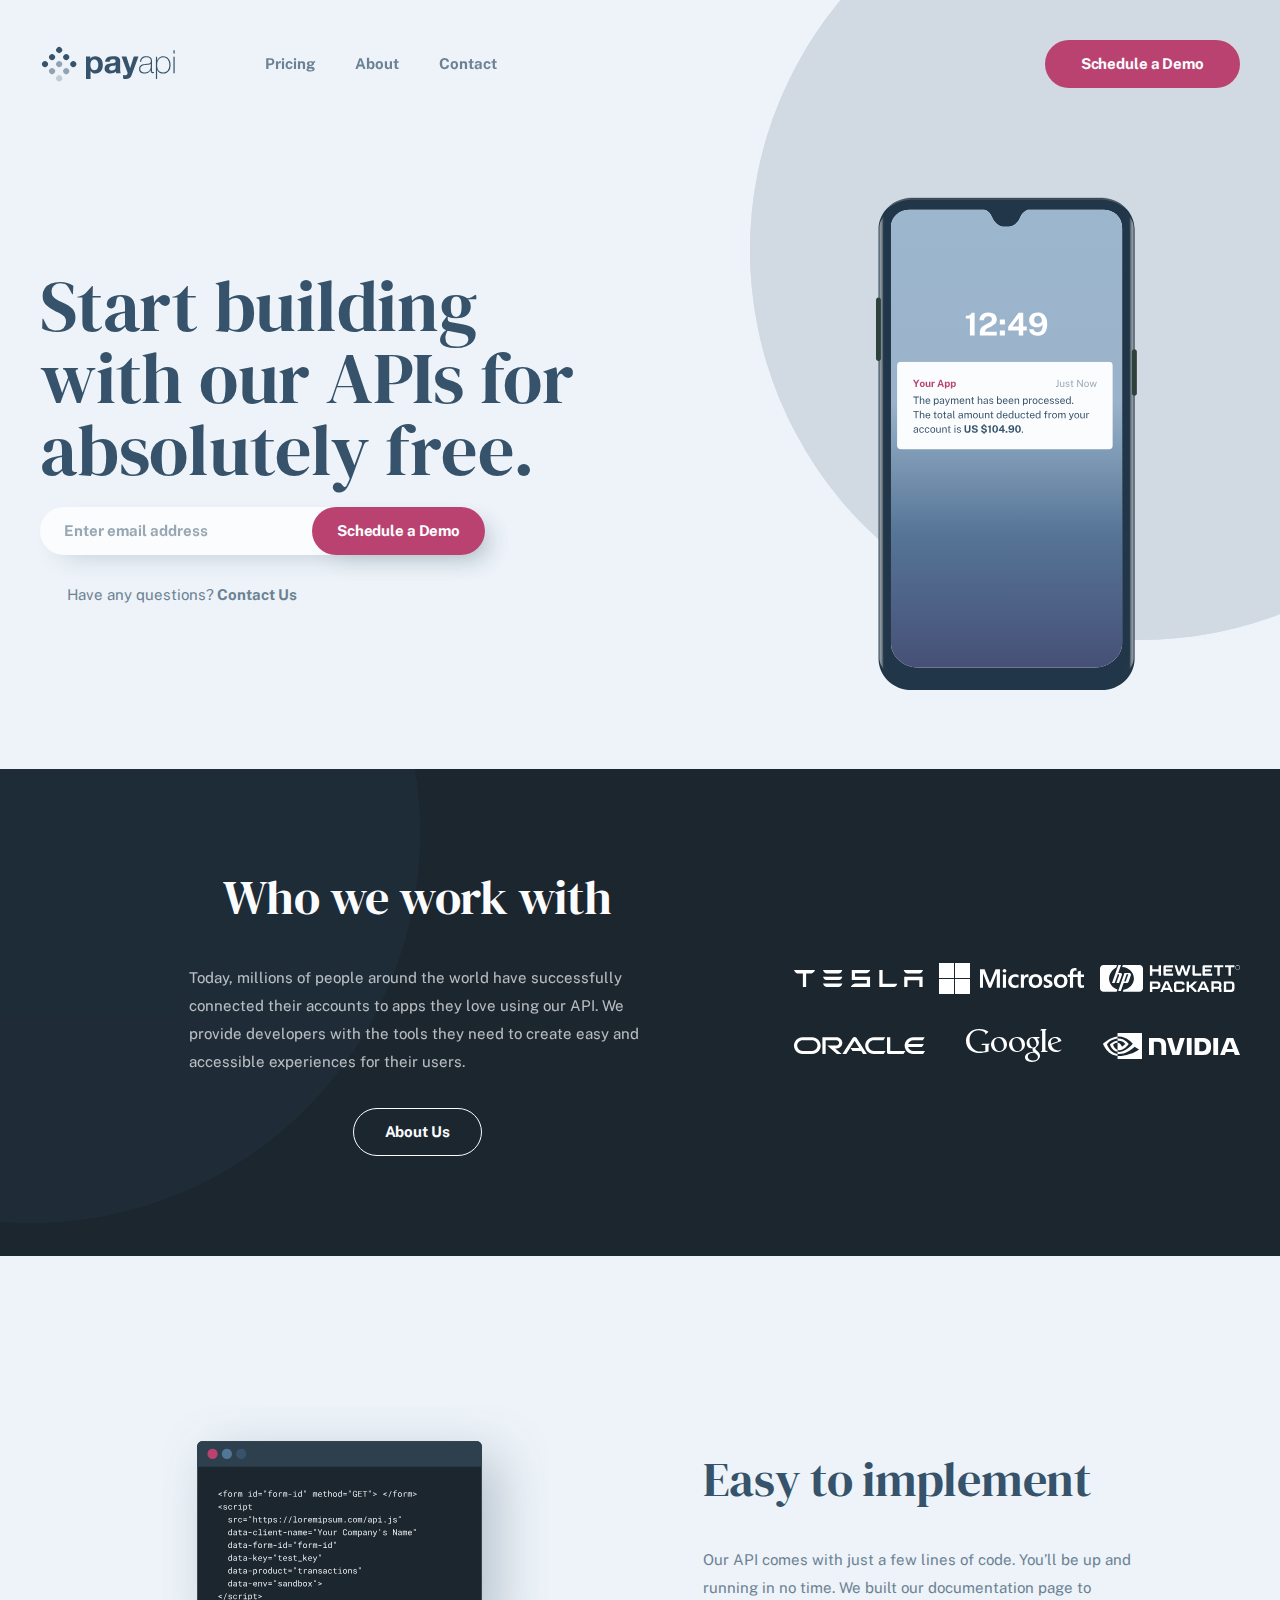
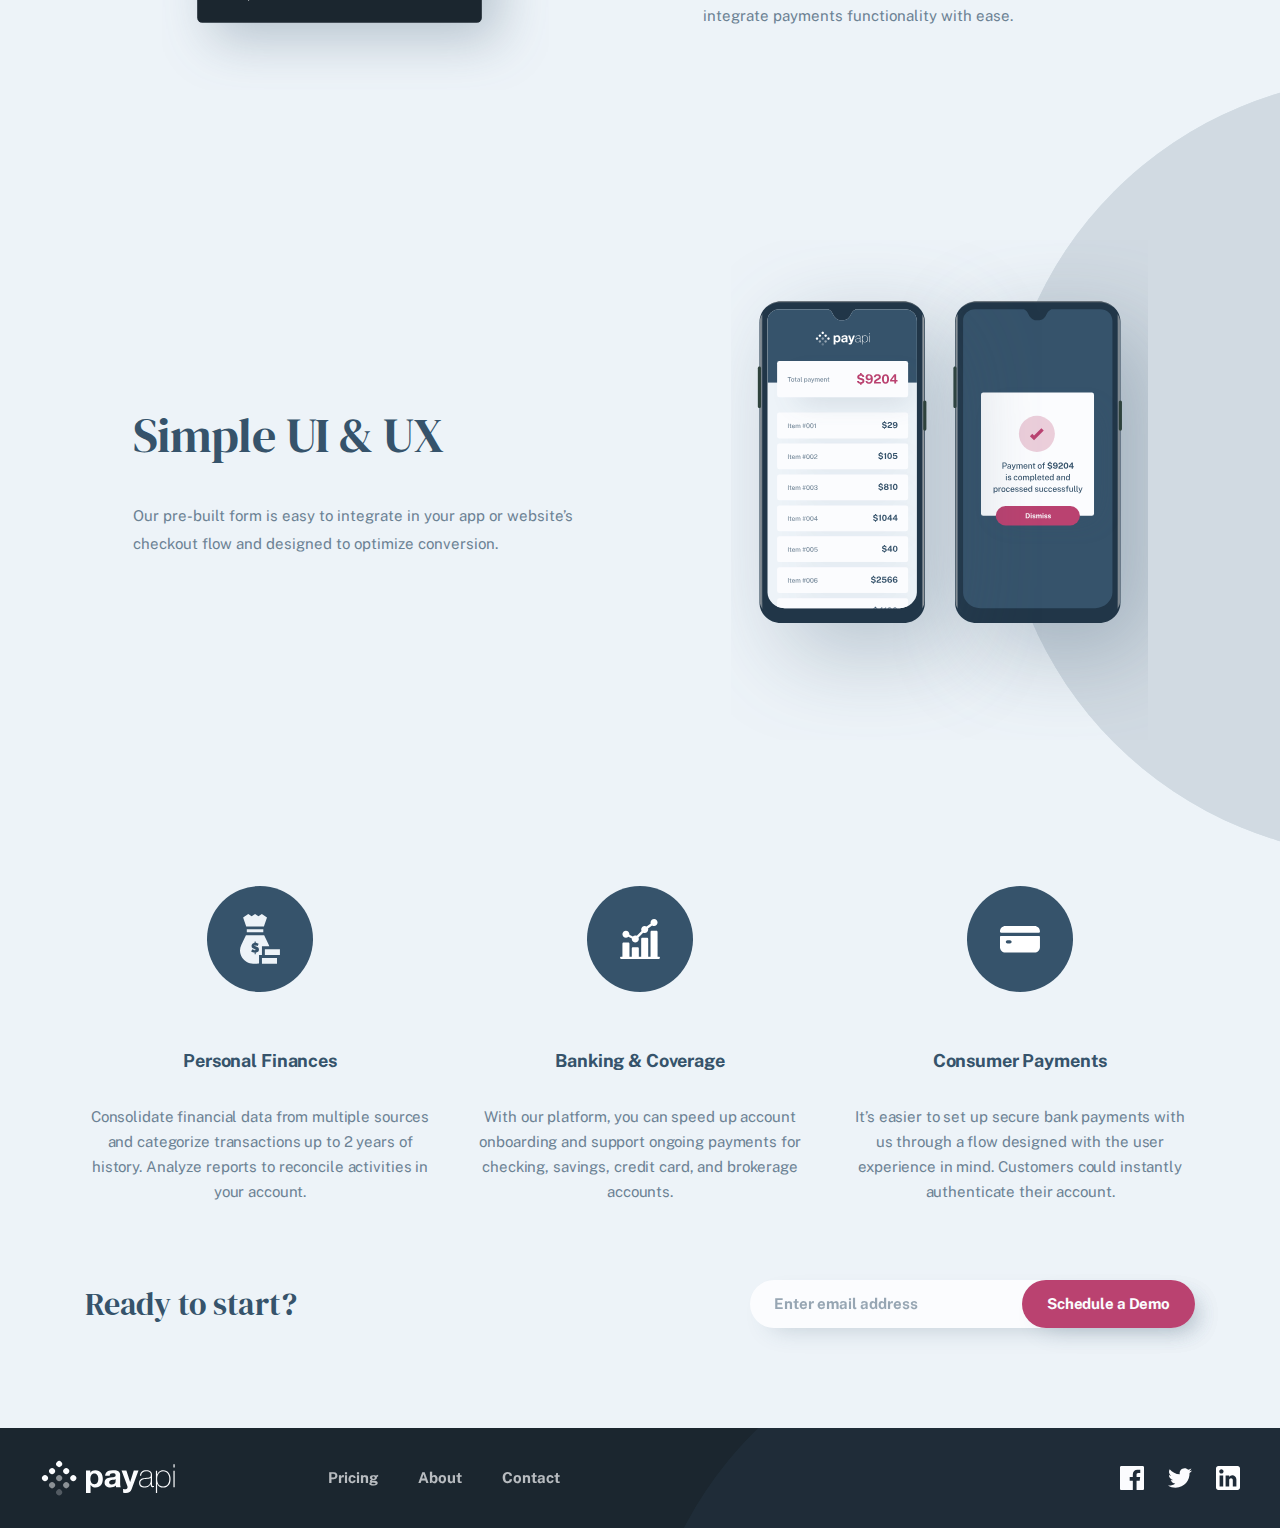
<file: index.html>
<!DOCTYPE html>
<html lang="en">
<head>
    <meta charset="UTF-8">
    <meta http-equiv="X-UA-Compatible" content="IE=edge">
    <meta name="viewport" content="width=device-width, initial-scale=1.0">
    <link rel="stylesheet" href="./css/syle.css">
    <link rel="shortcut icon" href="./images/logo_short_icon.svg" type="image/x-icon">
    <title>PayAPI</title>
</head>
<body class="site-body">
    <!-- site header start -->
    <header class="site-header">
        <div class="container">
            <div class="site-header__inner">
                <a class="logo" href="./index.html"><img src="./images/logo.svg" alt="site logo img"></a>
                <button class="site-header__btn"></button>
                <nav class="site-header__nav">
                    <button class="nav__btn"></button>
                    <ul class="nav__list">
                        <li class="nav__item"><a class="nav__link" href="./pricing.html">Pricing</a></li>
                        <li class="nav__item"><a class="nav__link" href="./about.html">About</a></li>
                        <li class="nav__item"><a class="nav__link" href="./contact.html">Contact</a></li>
                    </ul>
                    <div class="nav__wrap">
                        <a class="nav-link" href="#">Schedule a Demo</a>
                    </div>
                </nav>
            </div>
        </div>
    </header>
    <!-- site header finish -->
    <!-- site main start -->
    <main class="site-main">
        <!-- hero section start -->
        <section class="hero">
            <div class="container">
                <div class="hero__inner">
                    <img class="hero__img" src="./images/telephone.svg" alt="telephone picture">
                    <div class="hero__headding-box">
                        <h2 class="hero__title">Start building with our APIs for absolutely free.</h2>
                        <form action="#" class="form">
                            <input class="email-input" type="email" placeholder="Enter email address" autocomplete="off">
                            <button class="form__button" type="submit">Schedule a Demo</button>
                        </form>
                        <p class="hero__text">Have any questions?<a class="text__link" href="#"><strong> Contact Us</strong></a></p>
                    </div>
                </div>
            </div>
        </section>
        <!-- hero section finish -->
        <!-- brend section start -->
        <section class="brend">
            <div class="container">
                <div class="brend__inner">
                    <div class="inner__img-box">
                        <img class="inner_img tesla" src="./images/tesla.svg" alt="tesla logo">
                        <img class="inner_img microsoft" src="./images/microsoft.svg" alt="microsoft logo">
                        <img class="inner_img hp" src="./images/hp.svg" alt="hp logo">
                        <img class="inner_img oracle" src="./images/oracle.svg" alt="oracle logo">
                        <img class="inner_img google" src="./images/google.svg" alt="google logo">
                        <img class="inner_img nvida" src="./images/nvida.svg" alt="nvida logo">
                    </div>
                    <div class="inner__headding-box">
                        <h2 class="brend__title">Who we work with</h2>
                        <p class="brend__text">Today, millions of people around the world have successfully connected their accounts to apps they love using our API. We provide developers with the tools they need to create easy and accessible experiences for their users.</p>
                        <a class="brend__link" href="#">About Us</a>
                    </div>
                </div>
            </div>
        </section>
        <!-- brend section finish -->
        <!-- simple section start -->
        <section class="simple">
            <div class="container">
                <div class="simple__inner">
                    <div class="inner__box box1">
                        <img class="box1-img" src="./images/code_in_terminal.svg" alt="">
                        <div class="box_headding_box">
                            <h3 class="box__title">Easy to implement</h3>
                            <p class="box__text">Our API comes with just a few lines of code. You’ll be up and running in no time. We built our documentation page to integrate payments functionality with ease.</p>
                        </div>
                    </div>
                    <div class="inner__box box2">
                        <div class="box_headding_box">
                            <h3 class="box__title">Simple UI & UX</h3>
                            <p class="box__text">Our pre-built form is easy to integrate in your app or website’s checkout flow and designed to optimize conversion.</p>
                        </div>
                        <img class="box2-img" src="./images/two_phone.svg" alt="two phone picture">
                    </div>
                    <ul class="inner__list">
                        <li class="inner__item">
                            <img class="item__img" src="./images/personal.svg" alt="">
                            <h4 class="item__title">Personal Finances</h4>
                            <p class="item__text">Consolidate financial data from multiple sources and categorize transactions up to 2 years of history. Analyze reports to reconcile activities in your account.</p>
                        </li>
                        <li class="inner__item">
                            <img class="item__img" src="./images/banking.svg" alt="">
                            <h4 class="item__title">Banking & Coverage</h4>
                            <p class="item__text">With our platform, you can speed up account onboarding and support ongoing payments for checking, savings, credit card, and brokerage accounts.</p>
                        </li>
                        <li class="inner__item">
                            <img class="item__img" src="./images/consumer.svg" alt="">
                            <h4 class="item__title">Consumer Payments</h4>
                            <p class="item__text">It’s easier to set up secure bank payments with us through a flow designed with the user experience in mind. Customers could instantly authenticate their account.</p>
                        </li>
                    </ul>
                    <div class="inner_bottom-box">
                        <h3 class="inner__bottom-title">Ready to start?</h3>
                        <form action="#" class="form simple-section-form">
                            <input class="email-input simple-section-input" type="email" placeholder="Enter email address" autocomplete="off">
                            <button class="form__button simple-section-button" type="submit">Schedule a Demo</button>
                        </form>
                    </div>
                </div>
            </div>
        </section>
        <!-- simple section finish -->
    </main>
    <!-- site main finish -->
    <!-- site footer start -->
    <footer class="site-footer">
        <div class="container">
            <div class="footer__inner">
                <a class="inner__logo-link" href="./index.html"><img class="inner__logo" src="./images/logo-footer.svg" width="135" height="38" alt="site logo img"></a>
                <div class="inner__link-and-sociallink-box">
                    <div class="inner__link-box">
                        <a href="./pricing.html" class="inner__link">Pricing</a>
                        <a href="./about.html" class="inner__link">About</a>
                        <a href="./contact.html" class="inner__link">Contact</a>
                    </div>
                    <div class="inner__social-box">
                        <a class="social-link" href="https://www.facebook.com"><img class="social-img" src="./images/facebook.svg" width="24" height="24" alt="facebook logo img"></a>
                        <a class="social-link" href="https://www.twitter.com"><img class="social-img" src="./images/twitter.svg" width="24" height="19.5" alt="twitter logo img"></a>
                        <a class="social-link" href="https://www.linkedin.com"><img class="social-img" src="./images/linkedin.svg" width="24" height="24" alt="linkedin logo img"></a>
                    </div>
                </div>
            </div>
        </div>
    </footer>
    <!-- site footer finish -->
    <script src="./js/index.js"></script>
</body>
</html>
</file>
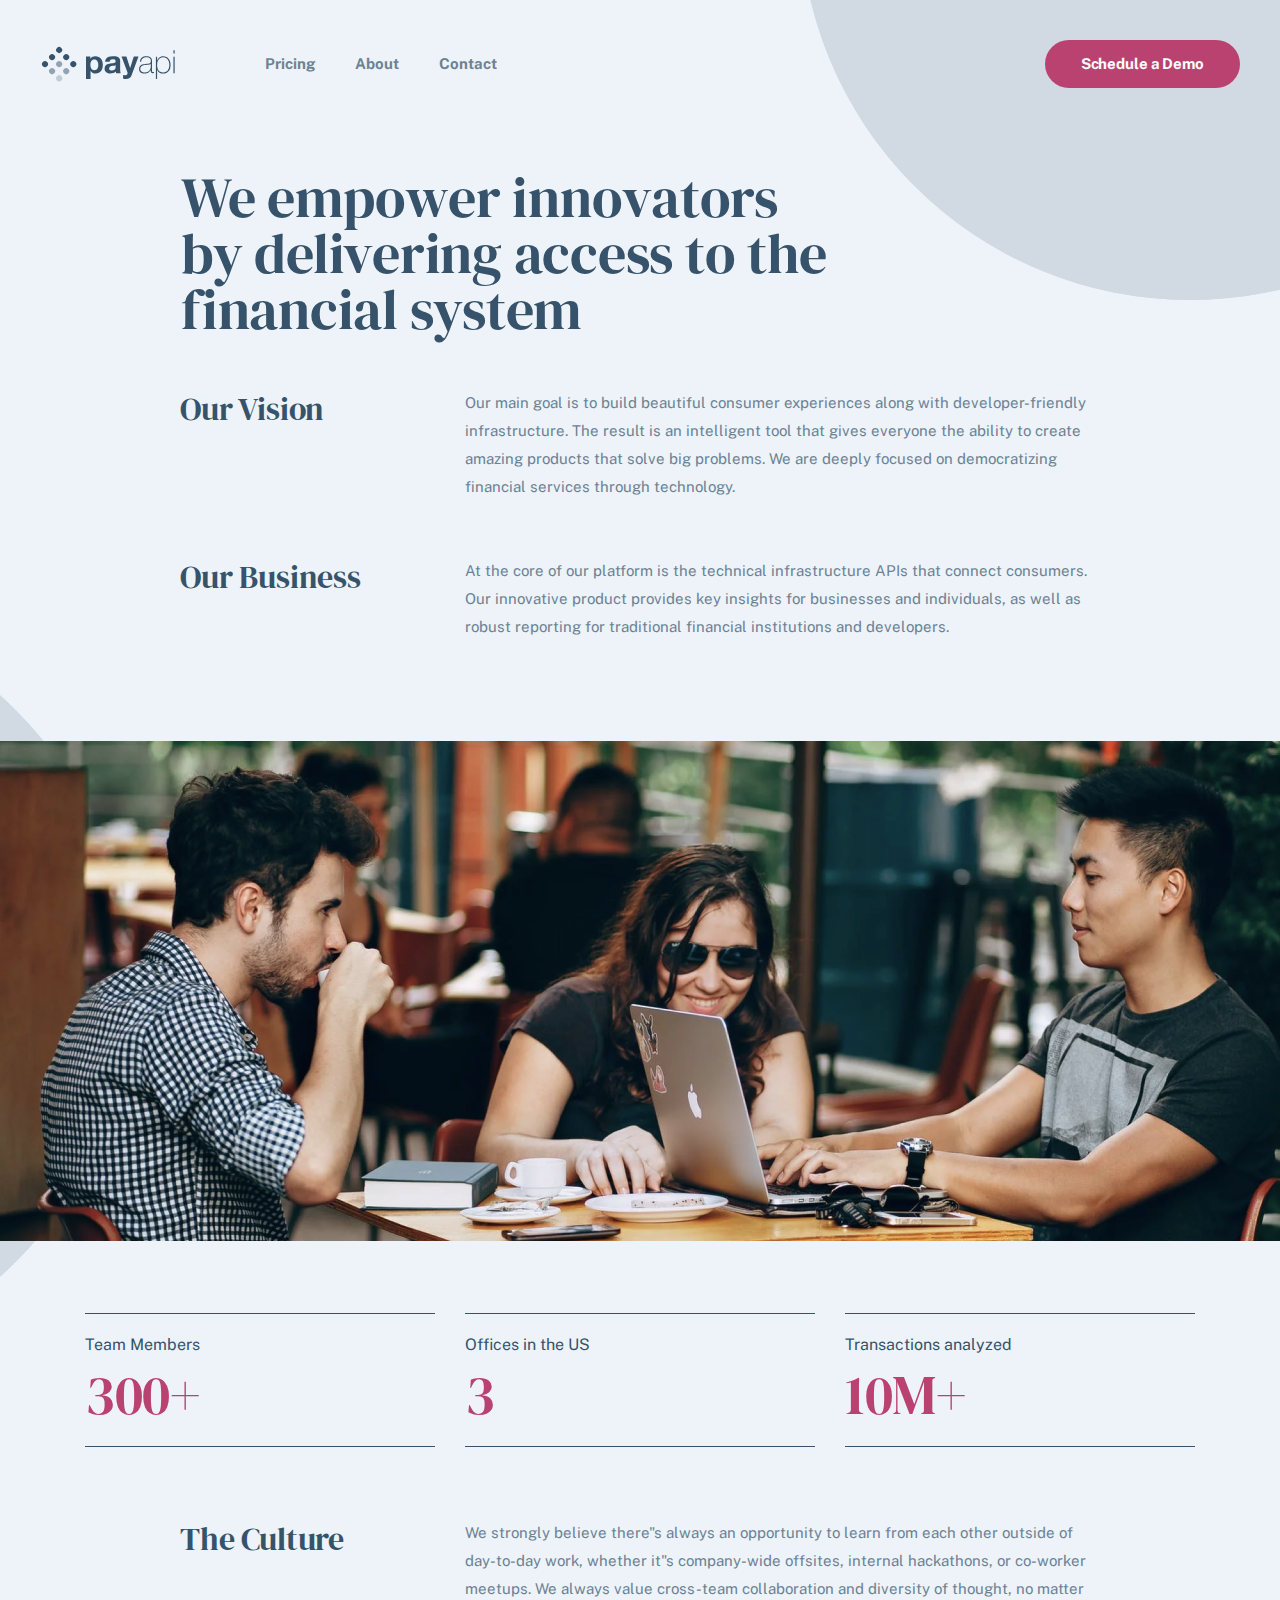
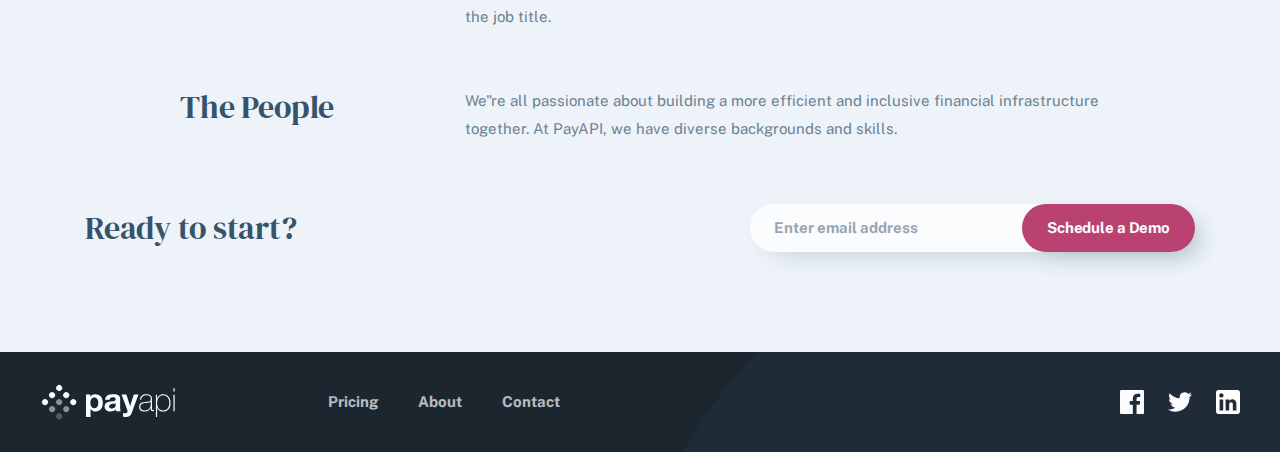
<file: about.html>
<!DOCTYPE html>
<html lang="en">
<head>
    <meta charset="UTF-8">
    <meta http-equiv="X-UA-Compatible" content="IE=edge">
    <meta name="viewport" content="width=device-width, initial-scale=1.0">
    <link rel="stylesheet" href="./css/syle.css">
    <link rel="shortcut icon" href="./images/logo_short_icon.svg" type="image/x-icon">
    <title>About</title>
</head>
<body class="site-body not-index-body">
    <!-- site header start -->
    <header class="site-header">
        <div class="container">
            <div class="site-header__inner">
                <a class="logo" href="./index.html"><img src="./images/logo.svg" alt="site logo img"></a>
                <button class="site-header__btn"></button>
                <nav class="site-header__nav">
                    <button class="nav__btn"></button>
                    <ul class="nav__list">
                        <li class="nav__item"><a class="nav__link" href="./pricing.html">Pricing</a></li>
                        <li class="nav__item"><a class="nav__link" href="./about.html">About</a></li>
                        <li class="nav__item"><a class="nav__link" href="./contact.html">Contact</a></li>
                    </ul>
                    <div class="nav__wrap">
                        <a class="nav-link" href="#">Schedule a Demo</a>
                    </div>
                </nav>
            </div>
        </div>
    </header>
    <!-- site header finish -->
    <!-- site main start -->
    <main class="site-main-about">
        <section class="about-section">
            <div class="container">
                <div class="section__inner">
                    <h2 class="section1__title">We empower innovators by delivering access to the financial system</h2>
                    <div class="inner__headding-box">
                        <div class="headding-box">
                            <h3 class="headding-box__title">Our Vision</h3>
                            <p class="headding-box__text">Our main goal is to build beautiful consumer experiences along with developer-friendly infrastructure. The result is an intelligent tool that gives everyone the ability to create amazing products that solve big problems. We are deeply focused on democratizing financial services through technology.</p>
                        </div>
                        <div class="headding-box">
                            <h3 class="headding-box__title">Our Business</h3>
                            <p class="headding-box__text">At the core of our platform is the technical infrastructure APIs that connect consumers. Our innovative product provides key insights for businesses and individuals, as well as robust reporting for traditional financial institutions and developers.</p>
                        </div>
                    </div>
                </div>
            </div>
        </section>
        <section class="about-img-section"></section>
        <section class="about-section">
            <div class="container">
                <div class="section__inner">
                    <div class="info-wrapper">
                        <div class="info-box">
                            <p class="info-text">Team Members</p>
                            <p class="info-number-text">300+</p>
                        </div>
                        <div class="info-box">
                            <p class="info-text">Offices in the US</p>
                            <p class="info-number-text">3</p>
                        </div>
                        <div class="info-box">
                            <p class="info-text">Transactions analyzed</p>
                            <p class="info-number-text">10M+</p>
                        </div>
                    </div>
                    <div class="inner__headding-box">
                        <div class="headding-box">
                            <h3 class="headding-box__title">The Culture</h3>
                            <p class="headding-box__text">We strongly believe there"s always an opportunity to learn from each other outside of day-to-day work, whether it"s company-wide offsites, internal hackathons, or co-worker meetups. We always value cross-team collaboration and diversity of thought, no matter the job title.</p>
                        </div>
                        <div class="headding-box">
                            <h3 class="headding-box__title">The People</h3>
                            <p class="headding-box__text">We"re all passionate about building a more efficient and inclusive financial infrastructure together. At PayAPI, we have diverse backgrounds and skills.</p>
                        </div>
                    </div>
                    <div class="inner_bottom-box">
                        <h3 class="inner__bottom-title">Ready to start?</h3>
                        <form action="#" class="form simple-section-form">
                            <input class="email-input simple-section-input" type="email" placeholder="Enter email address" autocomplete="off">
                            <button class="form__button simple-section-button" type="submit">Schedule a Demo</button>
                        </form>
                    </div>
                </div>
            </div>
        </section>
    </main>
    <!-- site main finish -->
    <!-- site footer start -->
    <footer class="site-footer">
        <div class="container">
            <div class="footer__inner">
                <a class="inner__logo-link" href="./index.html"><img class="inner__logo" src="./images/logo-footer.svg" width="135" height="38" alt="site logo img"></a>
                <div class="inner__link-and-sociallink-box">
                    <div class="inner__link-box">
                        <a href="./pricing.html" class="inner__link">Pricing</a>
                        <a href="./about.html" class="inner__link">About</a>
                        <a href="./contact.html" class="inner__link">Contact</a>
                    </div>
                    <div class="inner__social-box">
                        <a class="social-link" href="https://www.facebook.com"><img class="social-img" src="./images/facebook.svg" width="24" height="24" alt="facebook logo img"></a>
                        <a class="social-link" href="https://www.twitter.com"><img class="social-img" src="./images/twitter.svg" width="24" height="19.5" alt="twitter logo img"></a>
                        <a class="social-link" href="https://www.linkedin.com"><img class="social-img" src="./images/linkedin.svg" width="24" height="24" alt="linkedin logo img"></a>
                    </div>
                </div>
            </div>
        </div>
    </footer>
    <!-- site footer finish -->
    <script src="./js/index.js"></script>
</body>
</html>
</file>
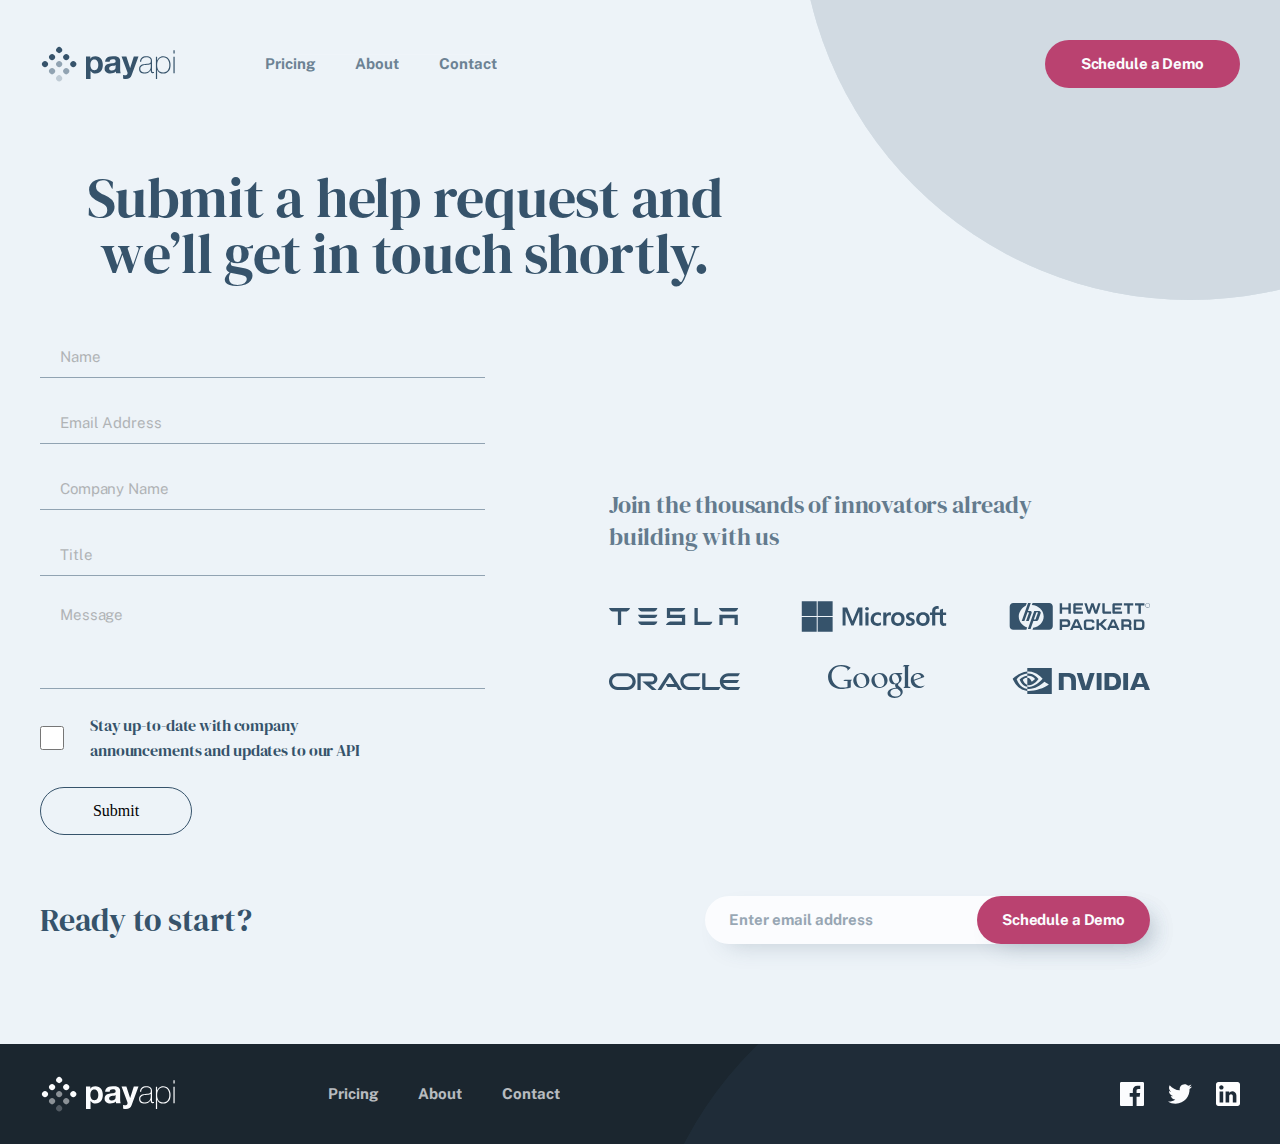
<file: contact.html>
<!DOCTYPE html>
<html lang="en">
<head>
    <meta charset="UTF-8">
    <meta http-equiv="X-UA-Compatible" content="IE=edge">
    <meta name="viewport" content="width=device-width, initial-scale=1.0">
    <link rel="stylesheet" href="./css/syle.css">
    <link rel="shortcut icon" href="./images/logo_short_icon.svg" type="image/x-icon">
    <title>Contact</title>
</head>
<body class="site-body not-index-body">
    <!-- site header start -->
    <header class="site-header">
        <div class="container">
            <div class="site-header__inner">
                <a class="logo" href="./index.html"><img src="./images/logo.svg" alt="site logo img"></a>
                <button class="site-header__btn"></button>
                <nav class="site-header__nav">
                    <button class="nav__btn"></button>
                    <ul class="nav__list">
                        <li class="nav__item"><a class="nav__link" href="./pricing.html">Pricing</a></li>
                        <li class="nav__item"><a class="nav__link" href="./about.html">About</a></li>
                        <li class="nav__item"><a class="nav__link" href="./contact.html">Contact</a></li>
                    </ul>
                    <div class="nav__wrap">
                        <a class="nav-link" href="#">Schedule a Demo</a>
                    </div>
                </nav>
            </div>
        </div>
    </header>
    <!-- site header finish -->
    <main class="site-main">
        <!-- contact section start -->
        <section class="contact">
            <div class="container">
                <div class="contact__inner">
                    <h2 class="contact__inner__title">Submit a help request and we’ll get in touch shortly.</h2>
                    <div class="form-and-brand-wrapper">
                        <form class="contact-form" action="">
                            <label class="contact-form-label">
                                <input class="input" type="text" name="name" minlength="2" maxlength="20" autocomplete="off" placeholder="Name">
                            </label>
                            <label class="contact-form-label">
                                <input class="input" type="email" name="email" autocomplete="off" placeholder="Email Address">
                                <span class="contact-form__input-err">This field can’t be empty</span>
                            </label>
                            <label class="contact-form-label">
                                <input class="input" type="text" name="company_name" minlength="5" maxlength="30" autocomplete="off" placeholder="Company Name">
                            </label>
                            <label class="contact-form-label">
                                <input class="input" type="text" name="title" minlength="5" maxlength="20" autocomplete="off" placeholder="Title">
                            </label>
                            <label class="contact-form-label">
                                <textarea class="input message" name="message" placeholder="Message"></textarea>
                            </label>
                            <label class="checkboc-symbol">
                                <input class="checkbox" type="checkbox">
                                <p class="checkbox-text">Stay up-to-date with company announcements and updates to our API</p>
                            </label>
                            <button class="contact-button" type="submit">Submit</button>
                        </form>
                        <div class="brand-wrapper">
                            <h4 class="brand-title">Join the thousands of innovators already building with us</h4>
                            <div class="brand-img-box">
                                <img class="brend-img b-tesla" src="./images/tesla-brend.svg" alt="tesla logo">
                                <img class="brend-img b-microsoft" src="./images/microsoft-brend.svg" alt="microsoft logo">
                                <img class="brend-img b-hp" src="./images/hp-brend.svg" alt="hp logo">
                                <img class="brend-img b-oracle" src="./images/oracle-brend.svg" alt="oracle logo">
                                <img class="brend-img b-google" src="./images/google-brend.svg" alt="google logo">
                                <img class="brend-img b-nvida" src="./images/nvida-brend.svg" alt="nvida logo">
                            </div>
                        </div>
                    </div>
                    <div class="inner_bottom-box">
                        <h3 class="inner__bottom-title">Ready to start?</h3>
                        <form action="#" class="form simple-section-form">
                            <input class="email-input simple-section-input" type="email" placeholder="Enter email address" autocomplete="off">
                            <button class="form__button simple-section-button" type="submit">Schedule a Demo</button>
                        </form>
                    </div>
                </div>
            </div>
        </section>
        <!-- contact section finish -->
    </main>
    <!-- site footer start -->
    <footer class="site-footer">
        <div class="container">
            <div class="footer__inner">
                <a class="inner__logo-link" href="./index.html"><img class="inner__logo" src="./images/logo-footer.svg" width="135" height="38" alt="site logo img"></a>
                <div class="inner__link-and-sociallink-box">
                    <div class="inner__link-box">
                        <a href="./pricing.html" class="inner__link">Pricing</a>
                        <a href="./about.html" class="inner__link">About</a>
                        <a href="./contact.html" class="inner__link">Contact</a>
                    </div>
                    <div class="inner__social-box">
                        <a class="social-link" href="https://www.facebook.com"><img class="social-img" src="./images/facebook.svg" width="24" height="24" alt="facebook logo img"></a>
                        <a class="social-link" href="https://www.twitter.com"><img class="social-img" src="./images/twitter.svg" width="24" height="19.5" alt="twitter logo img"></a>
                        <a class="social-link" href="https://www.linkedin.com"><img class="social-img" src="./images/linkedin.svg" width="24" height="24" alt="linkedin logo img"></a>
                    </div>
                </div>
            </div>
        </div>
    </footer>
    <!-- site footer finish -->
    <script src="./js/index.js"></script>
</body>
</html>
</file>
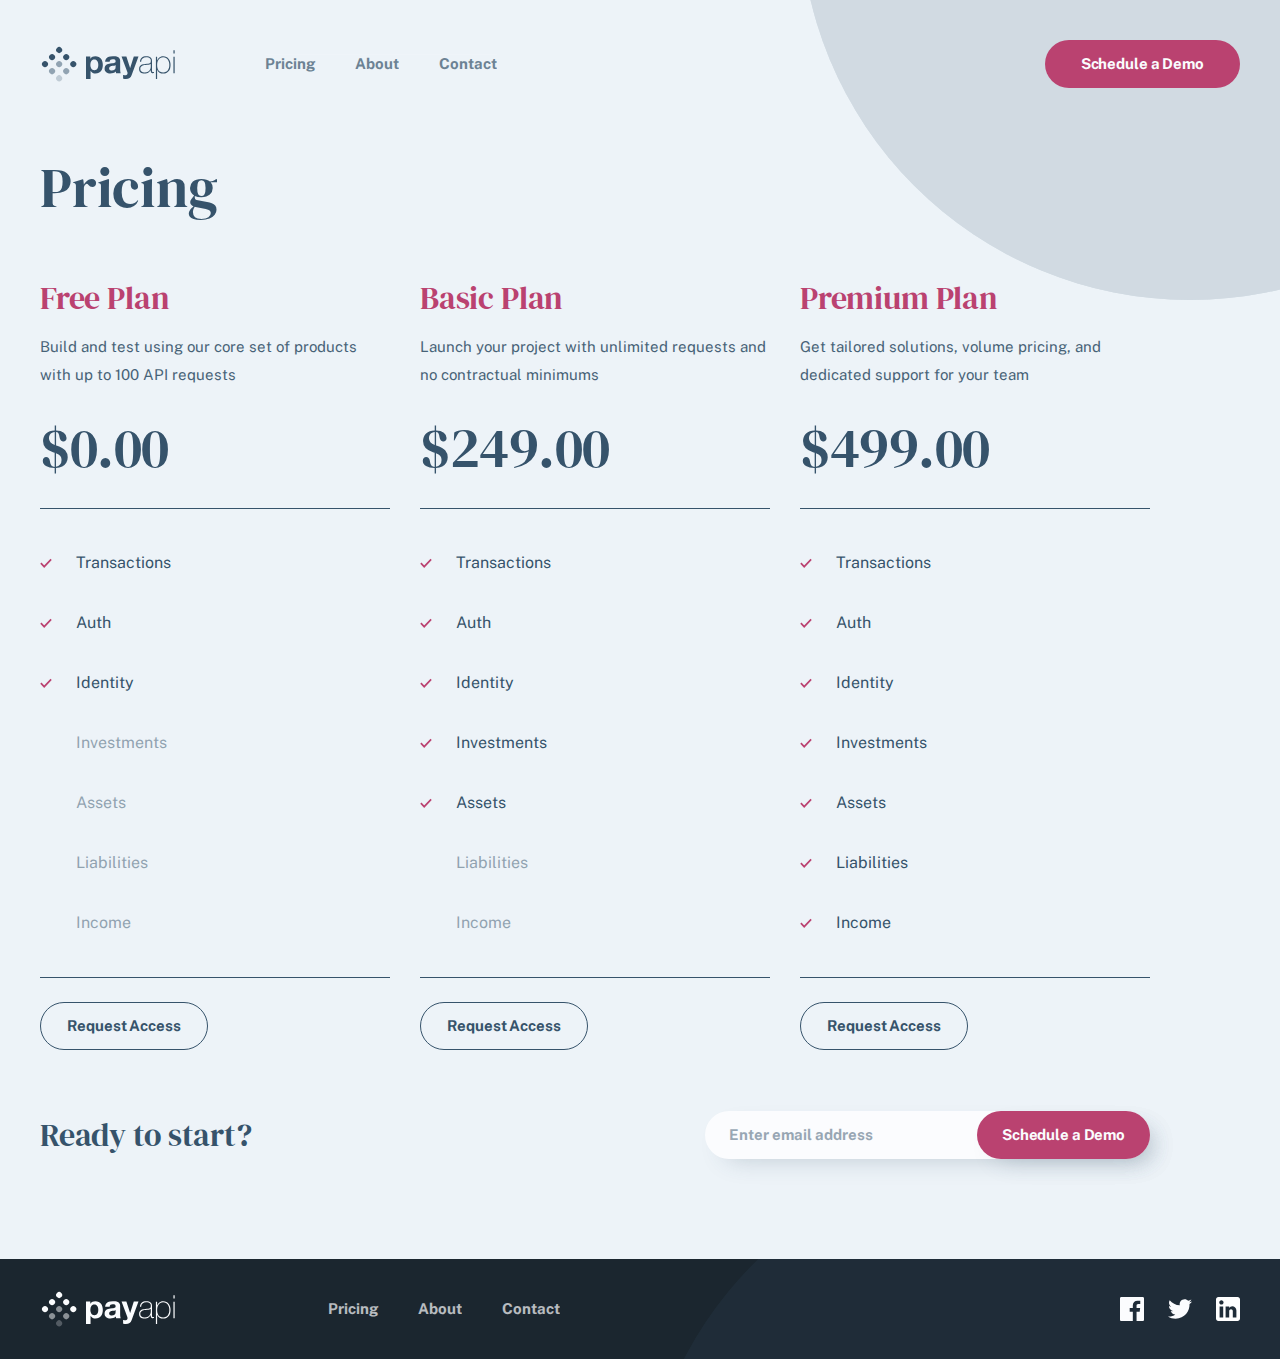
<file: pricing.html>
<!DOCTYPE html>
<html lang="en">
<head>
    <meta charset="UTF-8">
    <meta http-equiv="X-UA-Compatible" content="IE=edge">
    <meta name="viewport" content="width=device-width, initial-scale=1.0">
    <link rel="stylesheet" href="./css/syle.css">
    <link rel="shortcut icon" href="./images/logo_short_icon.svg" type="image/x-icon">
    <title>Pricing</title>
</head>
<body class="site-body not-index-body">
    <!-- site header start -->
    <header class="site-header">
        <div class="container">
            <div class="site-header__inner">
                <a class="logo" href="./index.html"><img src="./images/logo.svg" alt="site logo img"></a>
                <button class="site-header__btn"></button>
                <nav class="site-header__nav">
                    <button class="nav__btn"></button>
                    <ul class="nav__list">
                        <li class="nav__item"><a class="nav__link" href="./pricing.html">Pricing</a></li>
                        <li class="nav__item"><a class="nav__link" href="./about.html">About</a></li>
                        <li class="nav__item"><a class="nav__link" href="./contact.html">Contact</a></li>
                    </ul>
                    <div class="nav__wrap">
                        <a class="nav-link" href="#">Schedule a Demo</a>
                    </div>
                </nav>
            </div>
        </div>
    </header>
    <!-- site header finish -->
    <!-- site main start -->
    <main class="site-main">
        <!-- pricing section start -->
        <section class="pricing">
            <div class="container">
                <div class="pricing__inner">
                    <h2 class="inner__title">Pricing</h2>
                    <ul class="inner_list">
                        <li class="inner_item">
                            <h3 class="pricing-title">Free Plan</h3>
                            <p class="pricing-text">Build and test using our core set of products with up to 100 API requests</p>
                            <p class="plan-price">$0.00</p>
                            <div class="plan-convenience">
                                <span class="convenience-box">
                                    <img class="convenience__check-img" src="./images/check.svg" width="12" height="8" alt="checking img">
                                    <p class="convenience-text">Transactions</p>
                                </span>
                                <span class="convenience-box">
                                    <img class="convenience__check-img" src="./images/check.svg" width="12" height="8" alt="checking img">
                                    <p class="convenience-text">Auth</p>
                                </span>
                                <span class="convenience-box">
                                    <img class="convenience__check-img" src="./images/check.svg" width="12" height="8" alt="checking img">
                                    <p class="convenience-text">Identity</p>
                                </span>
                                <span class="convenience-box">
                                    <p class="convenience-text noconvenience">Investments</p>
                                </span>
                                <span class="convenience-box">
                                    <p class="convenience-text noconvenience">Assets</p>
                                </span>
                                <span class="convenience-box">
                                    <p class="convenience-text noconvenience">Liabilities</p>
                                </span>
                                <span class="convenience-box">
                                    <p class="convenience-text noconvenience">Income</p>
                                </span>
                            </div>
                            <a class="plan-link" href="#">Request Access</a>
                        </li>
                        <li class="inner_item">
                            <h3 class="pricing-title">Basic Plan</h3>
                            <p class="pricing-text">Launch your project with unlimited requests and no contractual minimums</p>
                            <p class="plan-price">$249.00</p>
                            <div class="plan-convenience">
                                <span class="convenience-box">
                                    <img class="convenience__check-img" src="./images/check.svg" width="12" height="8" alt="checking img">
                                    <p class="convenience-text">Transactions</p>
                                </span>
                                <span class="convenience-box">
                                    <img class="convenience__check-img" src="./images/check.svg" width="12" height="8" alt="checking img">
                                    <p class="convenience-text">Auth</p>
                                </span>
                                <span class="convenience-box">
                                    <img class="convenience__check-img" src="./images/check.svg" width="12" height="8" alt="checking img">
                                    <p class="convenience-text">Identity</p>
                                </span>
                                <span class="convenience-box">
                                    <img class="convenience__check-img" src="./images/check.svg" width="12" height="8" alt="checking img">
                                    <p class="convenience-text">Investments</p>
                                </span>
                                <span class="convenience-box">
                                    <img class="convenience__check-img" src="./images/check.svg" width="12" height="8" alt="checking img">
                                    <p class="convenience-text">Assets</p>
                                </span>
                                <span class="convenience-box">
                                    <p class="convenience-text noconvenience">Liabilities</p>
                                </span>
                                <span class="convenience-box">
                                    <p class="convenience-text noconvenience">Income</p>
                                </span>
                            </div>
                            <a class="plan-link" href="#">Request Access</a>
                        </li>
                        <li class="inner_item">
                            <h3 class="pricing-title">Premium Plan</h3>
                            <p class="pricing-text">Get tailored solutions, volume pricing, and dedicated support for your team</p>
                            <p class="plan-price">$499.00</p>
                            <div class="plan-convenience">
                                <span class="convenience-box">
                                    <img class="convenience__check-img" src="./images/check.svg" width="12" height="8" alt="checking img">
                                    <p class="convenience-text">Transactions</p>
                                </span>
                                <span class="convenience-box">
                                    <img class="convenience__check-img" src="./images/check.svg" width="12" height="8" alt="checking img">
                                    <p class="convenience-text">Auth</p>
                                </span>
                                <span class="convenience-box">
                                    <img class="convenience__check-img" src="./images/check.svg" width="12" height="8" alt="checking img">
                                    <p class="convenience-text">Identity</p>
                                </span>
                                <span class="convenience-box">
                                    <img class="convenience__check-img" src="./images/check.svg" width="12" height="8" alt="checking img">
                                    <p class="convenience-text">Investments</p>
                                </span>
                                <span class="convenience-box">
                                    <img class="convenience__check-img" src="./images/check.svg" width="12" height="8" alt="checking img">
                                    <p class="convenience-text">Assets</p>
                                </span>
                                <span class="convenience-box">
                                    <img class="convenience__check-img" src="./images/check.svg" width="12" height="8" alt="checking img">
                                    <p class="convenience-text">Liabilities</p>
                                </span>
                                <span class="convenience-box">
                                    <img class="convenience__check-img" src="./images/check.svg" width="12" height="8" alt="checking img">
                                    <p class="convenience-text">Income</p>
                                </span>
                            </div>
                            <a class="plan-link" href="#">Request Access</a>
                        </li>
                    </ul>
                    <div class="inner_bottom-box">
                        <h3 class="inner__bottom-title">Ready to start?</h3>
                        <form action="#" class="form simple-section-form">
                            <input class="email-input simple-section-input" type="email" placeholder="Enter email address" autocomplete="off">
                            <button class="form__button simple-section-button" type="submit">Schedule a Demo</button>
                        </form>
                    </div>
                </div>
            </div>
        </section>
        <!-- pricing section finish -->
    </main>
    <!-- site main finish -->
    <!-- site footer start -->
    <footer class="site-footer">
        <div class="container">
            <div class="footer__inner">
                <a class="inner__logo-link" href="./index.html"><img class="inner__logo" src="./images/logo-footer.svg" width="135" height="38" alt="site logo img"></a>
                <div class="inner__link-and-sociallink-box">
                    <div class="inner__link-box">
                        <a href="./pricing.html" class="inner__link">Pricing</a>
                        <a href="./about.html" class="inner__link">About</a>
                        <a href="./contact.html" class="inner__link">Contact</a>
                    </div>
                    <div class="inner__social-box">
                        <a class="social-link" href="https://www.facebook.com"><img class="social-img" src="./images/facebook.svg" width="24" height="24" alt="facebook logo img"></a>
                        <a class="social-link" href="https://www.twitter.com"><img class="social-img" src="./images/twitter.svg" width="24" height="19.5" alt="twitter logo img"></a>
                        <a class="social-link" href="https://www.linkedin.com"><img class="social-img" src="./images/linkedin.svg" width="24" height="24" alt="linkedin logo img"></a>
                    </div>
                </div>
            </div>
        </div>
    </footer>
    <!-- site footer finish -->
    <script src="./js/index.js"></script>
</body>
</html>
</file>
<file: css/syle.css>
/* VARIABLES */
:root {
  --dark-pink: #ba4270;
  --link-water-white: #e1e1e1;
  --san-juan-blue: #36536b;
  --mirage-blue: #1b262f;
  --charm-pink: #da6d97;
  --light-san-juan-blue: #6c8294;
}

@font-face {
  font-family: "Public Sans";
  src: url("../fonts/PublicSans-Regular.woff2") format("woff2"), url("../fonts/PublicSans-Regular.woff") format("woff");
  font-weight: normal;
  font-style: normal;
  font-display: swap;
}
@font-face {
  font-family: "DM Serif Display";
  src: url("../fonts/DMSerifDisplay-Regular.woff2") format("woff2"), url("../fonts/DMSerifDisplay-Regular.woff") format("woff");
  font-weight: normal;
  font-style: normal;
  font-display: swap;
}
@font-face {
  font-family: "Public Sans";
  src: url("../fonts/PublicSans-Bold.woff2") format("woff2"), url("../fonts/PublicSans-Bold.woff") format("woff");
  font-weight: bold;
  font-style: normal;
  font-display: swap;
}
/*
 * 1. Correct the line height in all browsers.
 * 2. Prevent adjustments of font size after orientation changes in iOS.
 */
html {
  line-height: 1.15; /* 1 */
  -webkit-text-size-adjust: 100%; /* 2 */
}

/* Sections
   ========================================================================== */
/**
 * Remove the margin in all browsers.
 */
body {
  margin: 0;
}

/**
 * Render the `main` element consistently in IE.
 */
main {
  display: block;
}

/**
 * Correct the font size and margin on `h1` elements within `section` and
 * `article` contexts in Chrome, Firefox, and Safari.
 */
h1 {
  font-size: 2em;
  margin: 0.67em 0;
}

/* Grouping content
   ========================================================================== */
/**
 * 1. Add the correct box sizing in Firefox.
 * 2. Show the overflow in Edge and IE.
 */
hr {
  -webkit-box-sizing: content-box;
          box-sizing: content-box; /* 1 */
  height: 0; /* 1 */
  overflow: visible; /* 2 */
}

/**
 * 1. Correct the inheritance and scaling of font size in all browsers.
 * 2. Correct the odd `em` font sizing in all browsers.
 */
pre {
  font-family: monospace, monospace; /* 1 */
  font-size: 1em; /* 2 */
}

/* Text-level semantics
   ========================================================================== */
/**
 * Remove the gray background on active links in IE 10.
 */
a {
  background-color: transparent;
}

/**
 * 1. Remove the bottom border in Chrome 57-
 * 2. Add the correct text decoration in Chrome, Edge, IE, Opera, and Safari.
 */
abbr[title] {
  border-bottom: none; /* 1 */
  text-decoration: underline; /* 2 */
  -webkit-text-decoration: underline dotted;
          text-decoration: underline dotted; /* 2 */
}

/**
 * Add the correct font weight in Chrome, Edge, and Safari.
 */
b,
strong {
  font-weight: bolder;
}

/**
 * 1. Correct the inheritance and scaling of font size in all browsers.
 * 2. Correct the odd `em` font sizing in all browsers.
 */
code,
kbd,
samp {
  font-family: monospace, monospace; /* 1 */
  font-size: 1em; /* 2 */
}

/**
 * Add the correct font size in all browsers.
 */
small {
  font-size: 80%;
}

/**
 * Prevent `sub` and `sup` elements from affecting the line height in
 * all browsers.
 */
sub,
sup {
  font-size: 75%;
  line-height: 0;
  position: relative;
  vertical-align: baseline;
}

sub {
  bottom: -0.25em;
}

sup {
  top: -0.5em;
}

/* Embedded content
   ========================================================================== */
/**
 * Remove the border on images inside links in IE 10.
 */
img {
  border-style: none;
}

/* Forms
   ========================================================================== */
/**
 * 1. Change the font styles in all browsers.
 * 2. Remove the margin in Firefox and Safari.
 */
button,
input,
optgroup,
select,
textarea {
  font-family: inherit; /* 1 */
  font-size: 100%; /* 1 */
  line-height: 1.15; /* 1 */
  margin: 0; /* 2 */
}

/**
 * Show the overflow in IE.
 * 1. Show the overflow in Edge.
 */
button,
input { /* 1 */
  overflow: visible;
}

/**
 * Remove the inheritance of text transform in Edge, Firefox, and IE.
 * 1. Remove the inheritance of text transform in Firefox.
 */
button,
select { /* 1 */
  text-transform: none;
}

/**
 * Correct the inability to style clickable types in iOS and Safari.
 */
button,
[type=button],
[type=reset],
[type=submit] {
  -webkit-appearance: button;
}

/**
 * Remove the inner border and padding in Firefox.
 */
button::-moz-focus-inner,
[type=button]::-moz-focus-inner,
[type=reset]::-moz-focus-inner,
[type=submit]::-moz-focus-inner {
  border-style: none;
  padding: 0;
}

/**
 * Restore the focus styles unset by the previous rule.
 */
button:-moz-focusring,
[type=button]:-moz-focusring,
[type=reset]:-moz-focusring,
[type=submit]:-moz-focusring {
  outline: 1px dotted ButtonText;
}

/**
 * Correct the padding in Firefox.
 */
fieldset {
  padding: 0.35em 0.75em 0.625em;
}

/**
 * 1. Correct the text wrapping in Edge and IE.
 * 2. Correct the color inheritance from `fieldset` elements in IE.
 * 3. Remove the padding so developers are not caught out when they zero out
 *    `fieldset` elements in all browsers.
 */
legend {
  -webkit-box-sizing: border-box;
          box-sizing: border-box; /* 1 */
  color: inherit; /* 2 */
  display: table; /* 1 */
  max-width: 100%; /* 1 */
  padding: 0; /* 3 */
  white-space: normal; /* 1 */
}

/**
 * Add the correct vertical alignment in Chrome, Firefox, and Opera.
 */
progress {
  vertical-align: baseline;
}

/**
 * Remove the default vertical scrollbar in IE 10+.
 */
textarea {
  overflow: auto;
}

/**
 * 1. Add the correct box sizing in IE 10.
 * 2. Remove the padding in IE 10.
 */
[type=checkbox],
[type=radio] {
  -webkit-box-sizing: border-box;
          box-sizing: border-box; /* 1 */
  padding: 0; /* 2 */
}

/**
 * Correct the cursor style of increment and decrement buttons in Chrome.
 */
[type=number]::-webkit-inner-spin-button,
[type=number]::-webkit-outer-spin-button {
  height: auto;
}

/**
 * 1. Correct the odd appearance in Chrome and Safari.
 * 2. Correct the outline style in Safari.
 */
[type=search] {
  -webkit-appearance: textfield; /* 1 */
  outline-offset: -2px; /* 2 */
}

/**
 * Remove the inner padding in Chrome and Safari on macOS.
 */
[type=search]::-webkit-search-decoration {
  -webkit-appearance: none;
}

/**
 * 1. Correct the inability to style clickable types in iOS and Safari.
 * 2. Change font properties to `inherit` in Safari.
 */
::-webkit-file-upload-button {
  -webkit-appearance: button; /* 1 */
  font: inherit; /* 2 */
}

/* Interactive
   ========================================================================== */
/*
 * Add the correct display in Edge, IE 10+, and Firefox.
 */
details {
  display: block;
}

/*
 * Add the correct display in all browsers.
 */
summary {
  display: list-item;
}

/* Misc
   ========================================================================== */
/**
 * Add the correct display in IE 10+.
 */
template {
  display: none;
}

/**
 * Add the correct display in IE 10.
 */
[hidden] {
  display: none;
}

/* GENERAL */
html {
  height: 100%;
  -webkit-box-sizing: border-box;
          box-sizing: border-box;
}

* {
  -webkit-box-sizing: border-box;
          box-sizing: border-box;
}

*::before,
*::after {
  -webkit-box-sizing: inherit;
          box-sizing: inherit;
  margin: 0;
}

img {
  display: block;
  height: auto;
}

body {
  display: -webkit-box;
  display: -ms-flexbox;
  display: flex;
  -webkit-box-orient: vertical;
  -webkit-box-direction: normal;
      -ms-flex-direction: column;
          flex-direction: column;
  height: 100%;
  margin: 0;
  padding: 0;
  font-family: "Barlow", "Arial", sans-serif;
  font-family: "Fraunces 9pt", "Times New Roman", serif;
  background-color: #edf3f8;
}

/* VISUALLY HIDDEN */
.visually-hidden {
  position: absolute;
  width: 1px;
  height: 1px;
  margin: -1px;
  padding: 0;
  border: 0;
  white-space: nowrap;
  -webkit-clip-path: inset(100%);
          clip-path: inset(100%);
  clip: rect(0 0 0 0);
  overflow: hidden;
}

/* CONTAINER */
.container {
  width: 100%;
  max-width: 1240px;
  margin-right: auto;
  margin-left: auto;
  padding-right: 20px;
  padding-left: 20px;
}

.site-body {
  background-color: #edf3f8;
  background-image: url("../images/around-bg.svg");
  background-repeat: no-repeat;
  background-size: 780px 780px;
  background-position: calc(50% - 0px) calc(50% - 570px);
}

.site-header {
  padding: 40px 0 32px 0;
}

.site-header__inner {
  position: relative;
  display: -webkit-box;
  display: -ms-flexbox;
  display: flex;
  -webkit-box-align: center;
      -ms-flex-align: center;
          align-items: center;
  -webkit-box-pack: justify;
      -ms-flex-pack: justify;
          justify-content: space-between;
}

.logo {
  width: 135px;
  height: 48px;
}

.site-header__btn {
  display: block;
  width: 28px;
  height: 17px;
  border: none;
  background-color: transparent;
  background-image: url("../images/hamburg.svg");
}

.site-header__nav {
  display: none;
  position: absolute;
  top: -48px;
  background-color: rgba(27, 38, 47, 0.8705882353);
  width: 90%;
  height: 100vh;
  right: -27px;
  z-index: 1;
  padding: 0 24px;
  -webkit-animation-name: circle-to-square;
          animation-name: circle-to-square;
  -webkit-animation-duration: 2s;
          animation-duration: 2s;
  -webkit-animation-iteration-count: none;
          animation-iteration-count: none;
  -webkit-animation-duration: 5s;
          animation-duration: 5s;
  -webkit-animation-timing-function: ease;
          animation-timing-function: ease;
}

@-webkit-keyframes circle-to-square {
  0% {
    width: 100%;
    -webkit-transform: translateX(400px);
            transform: translateX(400px);
  }
  50% {
    width: 90%;
    -webkit-transform: translateX(0px);
            transform: translateX(0px);
  }
}

@keyframes circle-to-square {
  0% {
    width: 100%;
    -webkit-transform: translateX(400px);
            transform: translateX(400px);
  }
  50% {
    width: 90%;
    -webkit-transform: translateX(0px);
            transform: translateX(0px);
  }
}
.nav__btn {
  display: block;
  margin-left: auto;
  margin-top: 45px;
  padding-bottom: 45px;
  width: 22px;
  height: 22px;
  border: none;
  background-color: transparent;
  background-image: url("../images/x.svg");
  background-repeat: no-repeat;
  background-size: contain;
}

.nav__list {
  margin: 0;
  padding-left: 0;
  list-style: none;
  padding-top: 43px;
  border-top: 1px solid rgba(251, 252, 254, 0.1725490196);
  text-align: center;
}

.nav__item {
  margin-bottom: 32px;
}

.nav__link {
  text-decoration: none;
  font-family: "Public Sans";
  font-style: normal;
  font-weight: 700;
  font-size: 20px;
  line-height: 24px;
  text-align: center;
  color: #fbfcfe;
  opacity: 0.7;
}

.nav__wrap {
  display: -webkit-box;
  display: -ms-flexbox;
  display: flex;
  -webkit-box-pack: center;
      -ms-flex-pack: center;
          justify-content: center;
}

.nav-link {
  padding: 15px 36px;
  display: inline-block;
  text-decoration: none;
  font-family: "Public Sans";
  font-weight: 700;
  font-size: 15px;
  line-height: 18px;
  text-align: center;
  letter-spacing: -0.115385px;
  color: #FBFCFE;
  background-color: #BA4270;
  border-radius: 24px;
  -webkit-transition: all 0.3s ease;
  -o-transition: all 0.3s ease;
  transition: all 0.3s ease;
}

.site-header__inner--active .site-header__nav {
  display: block;
}

@media only screen and (min-width: 640px) {
  .site-body {
    background-size: 949px 949px;
    background-position: calc(50% - 0px) calc(50% - 680px);
  }
  .site-header__inner {
    -webkit-box-pack: justify;
        -ms-flex-pack: justify;
            justify-content: space-between;
    -webkit-box-align: center;
        -ms-flex-align: center;
            align-items: center;
  }
  .logo {
    height: 38px;
  }
  .site-header__btn {
    display: none;
  }
  .site-header__nav {
    width: 554px;
    display: -webkit-box;
    display: -ms-flexbox;
    display: flex;
    -webkit-box-align: center;
        -ms-flex-align: center;
            align-items: center;
    -webkit-box-pack: justify;
        -ms-flex-pack: justify;
            justify-content: space-between;
    position: relative;
    top: 0;
    background-color: transparent;
    height: 48px;
    right: 0;
    z-index: 0;
    padding: 0;
    -webkit-animation-name: none;
            animation-name: none;
    -webkit-animation-duration: 0;
            animation-duration: 0;
    -webkit-animation-iteration-count: none;
            animation-iteration-count: none;
    animation-duration: 0;
  }
  .nav__btn {
    display: none;
  }
  .nav__list {
    display: -webkit-box;
    display: -ms-flexbox;
    display: flex;
    -webkit-box-pack: start;
        -ms-flex-pack: start;
            justify-content: flex-start;
    -webkit-box-align: center;
        -ms-flex-align: center;
            align-items: center;
    padding-top: 0;
  }
  .nav__item {
    margin-bottom: 0;
  }
  .nav__item:not(:last-child) {
    margin-right: 40px;
  }
  .nav__link {
    font-size: 15px;
    line-height: 18px;
    color: var(--san-juan-blue);
    opacity: 0.7;
  }
  .nav__link:active {
    opacity: 1;
  }
}
@media only screen and (min-width: 820px) {
  .site-body {
    background-size: 780px 780px;
    background-position: calc(50% + 500px) calc(50% - 200px);
  }
  .site-header__inner {
    -webkit-box-pack: justify;
        -ms-flex-pack: justify;
            justify-content: space-between;
    -webkit-box-align: center;
        -ms-flex-align: center;
            align-items: center;
  }
  .logo {
    height: 38px;
  }
  .site-header__btn {
    display: none;
  }
  .site-header__nav {
    width: 975px;
    display: -webkit-box;
    display: -ms-flexbox;
    display: flex;
    -webkit-box-align: center;
        -ms-flex-align: center;
            align-items: center;
    -webkit-box-pack: justify;
        -ms-flex-pack: justify;
            justify-content: space-between;
    position: relative;
    top: 0;
    background-color: transparent;
    height: 48px;
    right: 0;
    z-index: 0;
    padding: 0;
    -webkit-animation-name: none;
            animation-name: none;
    -webkit-animation-duration: 0;
            animation-duration: 0;
    -webkit-animation-iteration-count: none;
            animation-iteration-count: none;
    animation-duration: 0;
  }
  .nav__btn {
    display: none;
  }
  .nav__list {
    display: -webkit-box;
    display: -ms-flexbox;
    display: flex;
    -webkit-box-pack: start;
        -ms-flex-pack: start;
            justify-content: flex-start;
    -webkit-box-align: center;
        -ms-flex-align: center;
            align-items: center;
    padding-top: 0;
  }
  .nav__item {
    margin-bottom: 0;
  }
  .nav__item:not(:last-child) {
    margin-right: 40px;
  }
  .nav__link {
    font-size: 15px;
    line-height: 18px;
  }
}
.hero__inner {
  display: -webkit-box;
  display: -ms-flexbox;
  display: flex;
  -webkit-box-orient: vertical;
  -webkit-box-direction: normal;
      -ms-flex-direction: column;
          flex-direction: column;
  -webkit-box-align: center;
      -ms-flex-align: center;
          align-items: center;
}

.hero__img {
  width: 128px;
  height: 240px;
}

.hero__headding-box {
  display: -webkit-box;
  display: -ms-flexbox;
  display: flex;
  -webkit-box-orient: vertical;
  -webkit-box-direction: normal;
      -ms-flex-direction: column;
          flex-direction: column;
  -webkit-box-align: center;
      -ms-flex-align: center;
          align-items: center;
}

.hero__title {
  width: 327px;
  font-family: "DM Serif Display";
  font-weight: 400;
  font-size: 32px;
  line-height: 36px;
  text-align: center;
  letter-spacing: -0.246154px;
  color: var(--san-juan-blue);
  margin: 24px 0;
}

.form {
  display: -webkit-box;
  display: -ms-flexbox;
  display: flex;
  -webkit-box-orient: vertical;
  -webkit-box-direction: normal;
      -ms-flex-direction: column;
          flex-direction: column;
  -webkit-box-align: center;
      -ms-flex-align: center;
          align-items: center;
}

.email-input {
  width: 327px;
  height: 48px;
  background: #fbfcfe;
  -webkit-box-shadow: 10px 10px 25px -10px rgba(54, 83, 107, 0.2509803922);
          box-shadow: 10px 10px 25px -10px rgba(54, 83, 107, 0.2509803922);
  border: none;
  border-radius: 24px;
  padding-left: 24px;
  margin-bottom: 16px;
}
.email-input::-webkit-input-placeholder {
  font-family: "Public Sans";
  font-style: normal;
  font-weight: 700;
  font-size: 15px;
  line-height: 18px;
  color: var(--san-juan-blue);
  mix-blend-mode: normal;
  opacity: 0.5;
}
.email-input::-moz-placeholder {
  font-family: "Public Sans";
  font-style: normal;
  font-weight: 700;
  font-size: 15px;
  line-height: 18px;
  color: var(--san-juan-blue);
  mix-blend-mode: normal;
  opacity: 0.5;
}
.email-input:-ms-input-placeholder {
  font-family: "Public Sans";
  font-style: normal;
  font-weight: 700;
  font-size: 15px;
  line-height: 18px;
  color: var(--san-juan-blue);
  mix-blend-mode: normal;
  opacity: 0.5;
}
.email-input::-ms-input-placeholder {
  font-family: "Public Sans";
  font-style: normal;
  font-weight: 700;
  font-size: 15px;
  line-height: 18px;
  color: var(--san-juan-blue);
  mix-blend-mode: normal;
  opacity: 0.5;
}
.email-input::placeholder {
  font-family: "Public Sans";
  font-style: normal;
  font-weight: 700;
  font-size: 15px;
  line-height: 18px;
  color: var(--san-juan-blue);
  mix-blend-mode: normal;
  opacity: 0.5;
}
.email-input:focus {
  outline: none;
}

.form__button {
  width: 327px;
  height: 48px;
  font-family: "Public Sans";
  font-weight: 700;
  font-size: 15px;
  line-height: 18px;
  letter-spacing: -0.115385px;
  color: #FBFCFE;
  background-color: #BA4270;
  -webkit-box-shadow: 10px 10px 25px -10px rgba(54, 83, 107, 0.2509803922);
          box-shadow: 10px 10px 25px -10px rgba(54, 83, 107, 0.2509803922);
  border-radius: 24px;
  border: none;
  margin-bottom: 24px;
}
.form__button:hover {
  opacity: 0.7;
}
.form__button:active {
  opacity: 0.5;
}

.hero__text {
  font-family: "Public Sans";
  font-style: normal;
  font-weight: 400;
  font-size: 15px;
  line-height: 18px;
  color: #6c8294;
}

.text__link {
  font-family: "Public Sans";
  font-style: normal;
  font-weight: 400;
  font-size: 15px;
  line-height: 18px;
  color: #6c8294;
  text-decoration: none;
}

@media only screen and (min-width: 640px) {
  .hero__img {
    width: 159px;
    height: 300px;
    margin-top: 16px;
  }
  .hero__title {
    width: 573px;
    font-family: "DM Serif Display";
    font-weight: 400;
    font-size: 32px;
    line-height: 36px;
    text-align: center;
    letter-spacing: -0.246154px;
    color: var(--san-juan-blue);
    font-size: 48px;
    line-height: 56px;
    margin: 48px 0 24px 0;
  }
  .form {
    display: -webkit-box;
    display: -ms-flexbox;
    display: flex;
    -webkit-box-orient: horizontal;
    -webkit-box-direction: normal;
        -ms-flex-direction: row;
            flex-direction: row;
    -webkit-box-align: center;
        -ms-flex-align: center;
            align-items: center;
    position: relative;
    margin-bottom: 16px;
  }
  .email-input {
    width: 445px;
    margin-bottom: 0;
  }
  .form__button {
    width: 173px;
    height: 48px;
    position: absolute;
    right: 0;
    margin-bottom: 0;
  }
}
@media only screen and (min-width: 820px) {
  .hero__inner {
    display: -webkit-box;
    display: -ms-flexbox;
    display: flex;
    -webkit-box-orient: horizontal;
    -webkit-box-direction: reverse;
        -ms-flex-direction: row-reverse;
            flex-direction: row-reverse;
    -webkit-box-pack: start;
        -ms-flex-pack: start;
            justify-content: start;
    -webkit-box-align: center;
        -ms-flex-align: center;
            align-items: center;
    margin-top: 74px;
  }
  .hero__img {
    width: 263px;
    height: 500px;
    margin-top: 0;
    margin-left: 290px;
  }
  .hero__headding-box {
    -webkit-box-align: start;
        -ms-flex-align: start;
            align-items: flex-start;
  }
  .hero__title {
    width: 546px;
    font-family: "DM Serif Display";
    font-weight: 400;
    font-size: 32px;
    line-height: 36px;
    text-align: center;
    letter-spacing: -0.246154px;
    color: var(--san-juan-blue);
    font-size: 72px;
    line-height: 72px;
    margin: 0;
    text-align: start;
    margin-bottom: 21px;
  }
  .form {
    display: -webkit-box;
    display: -ms-flexbox;
    display: flex;
    -webkit-box-orient: horizontal;
    -webkit-box-direction: normal;
        -ms-flex-direction: row;
            flex-direction: row;
    -webkit-box-pack: start;
        -ms-flex-pack: start;
            justify-content: flex-start;
    -webkit-box-align: center;
        -ms-flex-align: center;
            align-items: center;
    position: relative;
    margin-bottom: 16px;
  }
  .email-input {
    width: 445px;
    margin-bottom: 0;
  }
  .form__button {
    width: 173px;
    height: 48px;
    position: absolute;
    right: 0;
    margin-bottom: 0;
  }
  .hero__text {
    margin-left: 27px;
  }
}
.brend {
  background-image: url("../images/around-bg.svg");
  background-repeat: no-repeat;
  background-size: 780px 780px;
  background-position: calc(50% - 0px) calc(50% - 551px);
  background-color: var(--mirage-blue);
  margin-top: 80px;
}

.brend__inner {
  display: -webkit-box;
  display: -ms-flexbox;
  display: flex;
  -webkit-box-orient: vertical;
  -webkit-box-direction: normal;
      -ms-flex-direction: column;
          flex-direction: column;
  -webkit-box-align: center;
      -ms-flex-align: center;
          align-items: center;
}

.inner__img-box {
  width: 280px;
  height: 154px;
  display: -webkit-box;
  display: -ms-flexbox;
  display: flex;
  -ms-flex-wrap: wrap;
      flex-wrap: wrap;
  -webkit-box-align: center;
      -ms-flex-align: center;
          align-items: center;
  -webkit-box-pack: justify;
      -ms-flex-pack: justify;
          justify-content: space-between;
  margin-top: 80px;
  margin-bottom: 56px;
}

.tesla {
  width: 107px;
  height: 15px;
}

.microsoft {
  width: 120px;
  height: 26px;
}

.hp {
  width: 115px;
  height: 22px;
}

.oracle {
  width: 108px;
  height: 14px;
}

.google {
  width: 79px;
  height: 27px;
}

.nvida {
  width: 113px;
  height: 22px;
}

.inner__headding-box {
  display: -webkit-box;
  display: -ms-flexbox;
  display: flex;
  -webkit-box-orient: vertical;
  -webkit-box-direction: normal;
      -ms-flex-direction: column;
          flex-direction: column;
  -webkit-box-align: center;
      -ms-flex-align: center;
          align-items: center;
}

.brend__title {
  font-family: "DM Serif Display";
  font-weight: 400;
  font-size: 32px;
  line-height: 36px;
  text-align: center;
  letter-spacing: -0.246154px;
  color: var(--san-juan-blue);
  color: #fbfcfe;
  margin: 0;
  margin-bottom: 16px;
}

.brend__text {
  width: 329px;
  font-family: "Public Sans";
  font-weight: 400;
  font-size: 15px;
  line-height: 28px;
  text-align: center;
  color: #FBFCFE;
  opacity: 0.7;
  margin-bottom: 60px;
}

.brend__link {
  width: 129px;
  height: 48px;
  display: -webkit-box;
  display: -ms-flexbox;
  display: flex;
  -webkit-box-pack: center;
      -ms-flex-pack: center;
          justify-content: center;
  -webkit-box-align: center;
      -ms-flex-align: center;
          align-items: center;
  font-family: "Public Sans";
  font-weight: 700;
  font-size: 15px;
  line-height: 18px;
  letter-spacing: -0.115385px;
  color: #fbfcfe;
  border: 1px solid #fbfcfe;
  border-radius: 24px;
  text-decoration: none;
  margin-bottom: 80px;
}
.brend__link:hover {
  color: #1b262f;
  background-color: #ffffff;
  border: 1px solid #fbfcfe;
}
.brend__link:active {
  opacity: 0.5;
}

@media only screen and (min-width: 640px) {
  .brend {
    background-position: calc(50% - 0px) calc(50% - 473px);
    margin-top: 100px;
  }
  .inner__img-box {
    width: 544px;
    height: 135px;
    margin-top: 88px;
    margin-bottom: 64px;
  }
  .tesla {
    width: 129px;
    height: 17px;
  }
  .microsoft {
    width: 145px;
    height: 31px;
  }
  .hp {
    width: 140px;
    height: 27px;
  }
  .oracle {
    width: 131px;
    height: 17px;
  }
  .google {
    width: 96px;
    height: 33px;
  }
  .nvida {
    width: 137px;
    height: 26px;
  }
  .inner__headding-box {
    display: -webkit-box;
    display: -ms-flexbox;
    display: flex;
    -webkit-box-orient: vertical;
    -webkit-box-direction: normal;
        -ms-flex-direction: column;
            flex-direction: column;
    -webkit-box-align: center;
        -ms-flex-align: center;
            align-items: center;
  }
  .brend__title {
    font-size: 48px;
    line-height: 56px;
    margin-bottom: 24px;
  }
  .brend__text {
    width: 456px;
    margin-bottom: 32px;
  }
  .brend__link {
    width: 129px;
    height: 48px;
    margin-bottom: 88px;
  }
}
@media only screen and (min-width: 820px) {
  .brend {
    background-position: calc(50% - 610px) calc(50% - 180px);
    margin-top: 75px;
    padding-top: 100px;
  }
  .brend__inner {
    display: -webkit-box;
    display: -ms-flexbox;
    display: flex;
    -webkit-box-orient: horizontal;
    -webkit-box-direction: reverse;
        -ms-flex-direction: row-reverse;
            flex-direction: row-reverse;
    -webkit-box-pack: justify;
        -ms-flex-pack: justify;
            justify-content: space-between;
    -webkit-box-align: center;
        -ms-flex-align: center;
            align-items: center;
  }
  .inner__img-box {
    width: 544px;
    height: 135px;
    margin-top: -100px;
    margin-bottom: 0;
  }
  .inner__headding-box {
    display: -webkit-box;
    display: -ms-flexbox;
    display: flex;
    -webkit-box-orient: vertical;
    -webkit-box-direction: normal;
        -ms-flex-direction: column;
            flex-direction: column;
    -webkit-box-align: start;
        -ms-flex-align: start;
            align-items: flex-start;
  }
  .brend__text {
    width: 456px;
    text-align: start;
    margin-bottom: 32px;
  }
  .brend__link {
    margin-bottom: 100px;
  }
}
.simple {
  margin-top: 80px;
}

.inner__box {
  display: -webkit-box;
  display: -ms-flexbox;
  display: flex;
  -webkit-box-orient: vertical;
  -webkit-box-direction: normal;
      -ms-flex-direction: column;
          flex-direction: column;
  -webkit-box-align: center;
      -ms-flex-align: center;
          align-items: center;
}

.box1-img {
  width: 328px;
  height: 209px;
}

.box_headding_box {
  display: -webkit-box;
  display: -ms-flexbox;
  display: flex;
  -webkit-box-orient: vertical;
  -webkit-box-direction: normal;
      -ms-flex-direction: column;
          flex-direction: column;
  -webkit-box-align: center;
      -ms-flex-align: center;
          align-items: center;
}

.box__title {
  font-family: "DM Serif Display";
  font-style: normal;
  font-weight: 400;
  font-size: 36px;
  line-height: 36px;
  text-align: center;
  letter-spacing: -0.276923px;
  color: var(--san-juan-blue);
  margin-top: 48px;
  margin-bottom: 24px;
}

.box__text {
  width: 329px;
  font-family: "Public Sans";
  font-style: normal;
  font-weight: 400;
  font-size: 15px;
  line-height: 28px;
  text-align: center;
  color: var(--light-san-juan-blue);
}

.box2 {
  -webkit-box-orient: vertical;
  -webkit-box-direction: reverse;
      -ms-flex-direction: column-reverse;
          flex-direction: column-reverse;
}

.box2-img {
  width: 328px;
  height: 290px;
}

.inner__list {
  display: -webkit-box;
  display: -ms-flexbox;
  display: flex;
  -webkit-box-orient: vertical;
  -webkit-box-direction: normal;
      -ms-flex-direction: column;
          flex-direction: column;
  -webkit-box-align: center;
      -ms-flex-align: center;
          align-items: center;
  margin: 0;
  padding-left: 0;
  list-style: none;
  margin-top: 80px;
}

.inner__item {
  width: 328px;
  display: -webkit-box;
  display: -ms-flexbox;
  display: flex;
  -webkit-box-orient: vertical;
  -webkit-box-direction: normal;
      -ms-flex-direction: column;
          flex-direction: column;
  -webkit-box-align: center;
      -ms-flex-align: center;
          align-items: center;
}

.inner__item:not(:last-child) {
  margin-bottom: 48px;
}

.item__img {
  width: 106px;
  height: 106px;
  margin-bottom: 32px;
}

.item__title {
  font-family: "Public Sans";
  font-style: normal;
  font-weight: 700;
  font-size: 18px;
  line-height: 25px;
  text-align: center;
  letter-spacing: -0.138462px;
  color: var(--san-juan-blue);
  margin-bottom: 16px;
}

.item__text {
  font-family: "Public Sans";
  font-style: normal;
  font-weight: 400;
  font-size: 15px;
  line-height: 25px;
  text-align: center;
  letter-spacing: -0.115385px;
  color: var(--light-san-juan-blue);
}

.inner_bottom-box {
  margin-top: 80px;
}

.inner__bottom-title {
  font-family: "DM Serif Display";
  font-weight: 400;
  font-size: 32px;
  line-height: 36px;
  text-align: center;
  letter-spacing: -0.246154px;
  color: var(--san-juan-blue);
}

@media only screen and (min-width: 640px) {
  .simple {
    margin-top: 100px;
  }
  .box1-img {
    width: 392px;
    height: 250px;
  }
  .box__title {
    font-size: 48px;
    line-height: 56px;
  }
  .box__text {
    width: 573px;
  }
  .box2-img {
    width: 363px;
    height: 320px;
  }
  .inner__list {
    -webkit-box-orient: horizontal;
    -webkit-box-direction: normal;
        -ms-flex-direction: row;
            flex-direction: row;
    -webkit-box-align: start;
        -ms-flex-align: start;
            align-items: flex-start;
    margin-top: 100px;
  }
  .inner__item {
    width: 223px;
  }
  .inner__item:not(:last-child) {
    margin-bottom: 0;
    margin-right: 10px;
  }
  .item__img {
    width: 88px;
    height: 88px;
  }
  .inner_bottom-box {
    display: -webkit-box;
    display: -ms-flexbox;
    display: flex;
    -webkit-box-orient: vertical;
    -webkit-box-direction: normal;
        -ms-flex-direction: column;
            flex-direction: column;
    -webkit-box-align: center;
        -ms-flex-align: center;
            align-items: center;
    margin-top: 100px;
  }
  .inner__bottom-title {
    font-size: 48px;
    line-height: 56px;
    margin-bottom: 40px;
    font-family: "DM Serif Display";
    font-weight: 400;
    font-size: 32px;
    line-height: 36px;
    text-align: center;
    letter-spacing: -0.246154px;
    color: var(--san-juan-blue);
  }
  .simple-section-form {
    width: 445px;
  }
  .simple-section-button {
    position: absolute;
    right: 0;
  }
}
@media only screen and (min-width: 820px) {
  .simple {
    background-image: url("../images/around-bg.svg");
    background-repeat: no-repeat;
    background-size: 780px 780px;
    background-position: calc(50% + 750px) calc(50% - 100px);
    margin-top: 150px;
  }
  .simple__inner {
    display: -webkit-box;
    display: -ms-flexbox;
    display: flex;
    -webkit-box-orient: vertical;
    -webkit-box-direction: normal;
        -ms-flex-direction: column;
            flex-direction: column;
    -webkit-box-align: center;
        -ms-flex-align: center;
            align-items: center;
  }
  .inner__box {
    width: 1015px;
    display: -webkit-box;
    display: -ms-flexbox;
    display: flex;
    -webkit-box-orient: horizontal;
    -webkit-box-direction: normal;
        -ms-flex-direction: row;
            flex-direction: row;
    -webkit-box-align: center;
        -ms-flex-align: center;
            align-items: center;
    -webkit-box-pack: justify;
        -ms-flex-pack: justify;
            justify-content: space-between;
  }
  .box1-img {
    width: 445px;
    height: 284px;
  }
  .box_headding_box {
    -webkit-box-align: start;
        -ms-flex-align: start;
            align-items: flex-start;
  }
  .box__title {
    margin-top: 0;
    margin-bottom: 24px;
  }
  .box__text {
    width: 445px;
    text-align: start;
  }
  .box2 {
    -webkit-box-orient: horizontal;
    -webkit-box-direction: normal;
        -ms-flex-direction: row;
            flex-direction: row;
    margin-top: 150px;
  }
  .box2-img {
    width: 417px;
    height: 500px;
  }
  .inner__list {
    -webkit-box-orient: horizontal;
    -webkit-box-direction: normal;
        -ms-flex-direction: row;
            flex-direction: row;
    -webkit-box-pack: justify;
        -ms-flex-pack: justify;
            justify-content: space-between;
    -webkit-box-align: center;
        -ms-flex-align: center;
            align-items: center;
    margin-top: 146px;
  }
  .inner__item {
    width: 350px;
  }
  .inner__item:not(:last-child) {
    margin-right: 30px;
  }
  .item__img {
    width: 106px;
    height: 106px;
  }
  .inner_bottom-box {
    width: 1110px;
    height: 48px;
    -webkit-box-orient: horizontal;
    -webkit-box-direction: normal;
        -ms-flex-direction: row;
            flex-direction: row;
    -webkit-box-pack: justify;
        -ms-flex-pack: justify;
            justify-content: space-between;
    -webkit-box-align: center;
        -ms-flex-align: center;
            align-items: center;
    margin-top: 96px;
  }
  .inner__bottom-title {
    margin-top: 0;
    margin-bottom: 0;
  }
  .simple-section-form {
    margin-bottom: 0;
  }
}
.not-index-body {
  background-position: calc(50% + 330px) calc(50% - 650px);
}

.pricing__inner {
  display: -webkit-box;
  display: -ms-flexbox;
  display: flex;
  -webkit-box-orient: vertical;
  -webkit-box-direction: normal;
      -ms-flex-direction: column;
          flex-direction: column;
  -webkit-box-align: center;
      -ms-flex-align: center;
          align-items: center;
  margin-top: 16px;
}

.inner__title {
  font-family: "DM Serif Display";
  font-weight: 400;
  font-size: 32px;
  line-height: 36px;
  text-align: center;
  letter-spacing: -0.246154px;
  color: var(--san-juan-blue);
  margin: 0;
}

.inner_list {
  margin: 0;
  padding-left: 0;
  list-style: none;
  display: -webkit-box;
  display: -ms-flexbox;
  display: flex;
  -webkit-box-orient: vertical;
  -webkit-box-direction: normal;
      -ms-flex-direction: column;
          flex-direction: column;
  -webkit-box-align: center;
      -ms-flex-align: center;
          align-items: center;
}

.inner_item {
  display: -webkit-box;
  display: -ms-flexbox;
  display: flex;
  -webkit-box-orient: vertical;
  -webkit-box-direction: normal;
      -ms-flex-direction: column;
          flex-direction: column;
  -webkit-box-align: center;
      -ms-flex-align: center;
          align-items: center;
}

.pricing-title {
  font-family: "DM Serif Display";
  font-style: normal;
  font-weight: 400;
  font-size: 24px;
  line-height: 32px;
  text-align: center;
  letter-spacing: -0.184615px;
  color: #ba4270;
  margin: 0;
  margin-top: 48px;
}

.pricing-text {
  display: none;
}

.plan-price {
  font-family: "DM Serif Display";
  font-style: normal;
  font-weight: 400;
  font-size: 56px;
  line-height: 72px;
  text-align: center;
  letter-spacing: -0.430769px;
  color: #36536B;
  margin: 0;
  margin-top: 81px;
}

.plan-convenience {
  width: 327px;
  display: -webkit-box;
  display: -ms-flexbox;
  display: flex;
  -webkit-box-orient: vertical;
  -webkit-box-direction: normal;
      -ms-flex-direction: column;
          flex-direction: column;
  -webkit-box-align: center;
      -ms-flex-align: center;
          align-items: center;
  padding: 24px 0;
  border-top: 1px solid var(--san-juan-blue);
  border-bottom: 1px solid var(--san-juan-blue);
  margin-top: 24px;
}

.convenience-box {
  width: 134px;
  display: -webkit-box;
  display: -ms-flexbox;
  display: flex;
  -webkit-box-pack: start;
      -ms-flex-pack: start;
          justify-content: flex-start;
  -webkit-box-align: center;
      -ms-flex-align: center;
          align-items: center;
  position: relative;
}

.convenience__check-img {
  position: absolute;
  left: 0;
}

.noconvenience {
  opacity: 0.7;
}

.convenience-text {
  font-family: "Public Sans";
  font-weight: 400;
  font-size: 15px;
  line-height: 28px;
  text-align: center;
  color: #FBFCFE;
  font-size: 16px;
  color: var(--san-juan-blue);
  margin-left: 36px;
}

.plan-link {
  width: 168px;
  height: 48px;
  display: -webkit-box;
  display: -ms-flexbox;
  display: flex;
  -webkit-box-pack: center;
      -ms-flex-pack: center;
          justify-content: center;
  -webkit-box-align: center;
      -ms-flex-align: center;
          align-items: center;
  font-family: "Public Sans";
  font-style: normal;
  font-weight: 700;
  font-size: 15px;
  line-height: 18px;
  letter-spacing: -0.115385px;
  color: var(--san-juan-blue);
  border: 1px solid var(--san-juan-blue);
  border-radius: 24px;
  text-decoration: none;
  margin-top: 24px;
}

@media only screen and (min-width: 640px) {
  .not-index-body {
    background-position: calc(50% + 575px) calc(50% - 640px);
  }
  .pricing__inner {
    margin-top: 43px;
  }
  .inner__title {
    font-family: "DM Serif Display";
    font-weight: 400;
    font-size: 32px;
    line-height: 36px;
    text-align: center;
    letter-spacing: -0.246154px;
    color: var(--san-juan-blue);
    font-size: 48px;
    line-height: 56px;
  }
  .inner_list {
    -webkit-box-orient: horizontal;
    -webkit-box-direction: normal;
        -ms-flex-direction: row;
            flex-direction: row;
    -webkit-box-pack: justify;
        -ms-flex-pack: justify;
            justify-content: space-between;
  }
  .inner_item:not(:last-child) {
    margin-right: 10px;
  }
  .pricing-title {
    font-size: 24px;
    line-height: 40px;
    margin-top: 69px;
  }
  .pricing-text {
    width: 223px;
    display: block;
    font-family: "Public Sans";
    font-weight: 400;
    font-size: 15px;
    line-height: 28px;
    text-align: center;
    color: #FBFCFE;
    color: var(--san-juan-blue);
    opacity: 0.9;
  }
  .plan-price {
    font-size: 48px;
    line-height: 72px;
    margin-top: 19px;
  }
  .plan-convenience {
    width: 223px;
    margin-top: 21px;
  }
  .convenience-box {
    width: 134px;
    display: -webkit-box;
    display: -ms-flexbox;
    display: flex;
    -webkit-box-pack: start;
        -ms-flex-pack: start;
            justify-content: flex-start;
    -webkit-box-align: center;
        -ms-flex-align: center;
            align-items: center;
    position: relative;
  }
  .convenience__check-img {
    position: absolute;
    left: 0;
  }
  .noconvenience {
    opacity: 0.5;
  }
  .convenience-text {
    font-family: "Public Sans";
    font-weight: 400;
    font-size: 15px;
    line-height: 28px;
    text-align: center;
    color: #FBFCFE;
    font-size: 16px;
    color: var(--san-juan-blue);
    margin-left: 36px;
  }
}
@media only screen and (min-width: 820px) {
  .not-index-body {
    background-position: calc(50% + 550px) calc(50% - 540px);
  }
  .pricing__inner {
    -webkit-box-align: start;
        -ms-flex-align: start;
            align-items: flex-start;
    margin-top: 50px;
  }
  .inner__title {
    font-family: "DM Serif Display";
    font-weight: 400;
    font-size: 32px;
    line-height: 36px;
    text-align: center;
    letter-spacing: -0.246154px;
    color: var(--san-juan-blue);
    font-size: 56px;
  }
  .inner_item {
    -webkit-box-align: start;
        -ms-flex-align: start;
            align-items: flex-start;
  }
  .inner_item:not(:last-child) {
    margin-right: 30px;
  }
  .pricing-title {
    font-size: 32px;
    margin-top: 72px;
  }
  .pricing-text {
    width: 350px;
    text-align: start;
    opacity: 0.9;
  }
  .plan-price {
    font-size: 56px;
    margin-top: 8px;
  }
  .plan-convenience {
    width: 350px;
    -webkit-box-align: start;
        -ms-flex-align: start;
            align-items: flex-start;
    margin-top: 24px;
  }
  .convenience-box {
    width: 134px;
    display: -webkit-box;
    display: -ms-flexbox;
    display: flex;
    -webkit-box-pack: start;
        -ms-flex-pack: start;
            justify-content: flex-start;
    -webkit-box-align: center;
        -ms-flex-align: center;
            align-items: center;
    position: relative;
  }
  .convenience__check-img {
    position: absolute;
    left: 0;
  }
  .noconvenience {
    opacity: 0.5;
  }
  .convenience-text {
    font-family: "Public Sans";
    font-weight: 400;
    font-size: 15px;
    line-height: 28px;
    text-align: center;
    color: #FBFCFE;
    font-size: 16px;
    color: var(--san-juan-blue);
    margin-left: 36px;
  }
}
.about-section {
  margin-top: 16px;
}

.section__inner {
  display: -webkit-box;
  display: -ms-flexbox;
  display: flex;
  -webkit-box-orient: vertical;
  -webkit-box-direction: normal;
      -ms-flex-direction: column;
          flex-direction: column;
  -webkit-box-align: center;
      -ms-flex-align: center;
          align-items: center;
}

.section1__title {
  width: 327px;
  font-family: "DM Serif Display";
  font-weight: 400;
  font-size: 32px;
  line-height: 36px;
  text-align: center;
  letter-spacing: -0.246154px;
  color: var(--san-juan-blue);
  margin: 0;
  margin-bottom: 32px;
}

.inner__headding-box {
  width: 327px;
  display: -webkit-box;
  display: -ms-flexbox;
  display: flex;
  -webkit-box-orient: vertical;
  -webkit-box-direction: normal;
      -ms-flex-direction: column;
          flex-direction: column;
  -webkit-box-align: center;
      -ms-flex-align: center;
          align-items: center;
}

.headding-box {
  display: -webkit-box;
  display: -ms-flexbox;
  display: flex;
  -webkit-box-orient: vertical;
  -webkit-box-direction: normal;
      -ms-flex-direction: column;
          flex-direction: column;
  -webkit-box-align: center;
      -ms-flex-align: center;
          align-items: center;
}

.headding-box__title {
  font-family: "DM Serif Display";
  font-weight: 400;
  font-size: 24px;
  line-height: 32px;
  letter-spacing: -0.184615px;
  color: var(--san-juan-blue);
  margin: 0;
  margin-top: 48px;
  margin-bottom: 16px;
}

.headding-box__text {
  width: 327px;
  font-family: "Public Sans";
  font-style: normal;
  font-weight: 400;
  font-size: 15px;
  line-height: 28px;
  text-align: center;
  color: #6c8294;
  margin: 0;
}

.about-img-section {
  height: 300px;
  background-image: url("../images/humans_m.png");
  background-repeat: no-repeat;
  background-size: cover;
  margin-top: 76px;
  margin-bottom: 32px;
}

.info-wrapper {
  width: 327px;
  height: 398px;
  display: -webkit-box;
  display: -ms-flexbox;
  display: flex;
  -webkit-box-orient: vertical;
  -webkit-box-direction: normal;
      -ms-flex-direction: column;
          flex-direction: column;
  -webkit-box-align: center;
      -ms-flex-align: center;
          align-items: center;
  border-top: 1px solid var(--san-juan-blue);
  border-bottom: 1px solid var(--san-juan-blue);
  padding: 16px 0;
}

.info-box:not(:last-child) {
  margin-bottom: 32px;
}

.info-text {
  font-family: "Public Sans";
  font-style: normal;
  font-weight: 400;
  font-size: 16px;
  line-height: 28px;
  text-align: center;
  color: var(--san-juan-blue);
  margin: 0;
}

.info-number-text {
  font-family: "DM Serif Display";
  font-style: normal;
  font-weight: 400;
  font-size: 56px;
  line-height: 72px;
  text-align: center;
  letter-spacing: -0.430769px;
  color: #ba4270;
  margin: 0;
}

.inner_bottom-box {
  margin-top: 48px;
}

@media only screen and (min-width: 640px) {
  .about-section {
    margin-top: 43px;
  }
  .section1__title {
    width: 572px;
    font-size: 48px;
    line-height: 56px;
    margin-bottom: 54px;
  }
  .inner__headding-box {
    width: 689px;
  }
  .headding-box {
    width: 689px;
    -webkit-box-orient: horizontal;
    -webkit-box-direction: normal;
        -ms-flex-direction: row;
            flex-direction: row;
    -webkit-box-pack: justify;
        -ms-flex-pack: justify;
            justify-content: space-between;
    -webkit-box-align: start;
        -ms-flex-align: start;
            align-items: flex-start;
  }
  .headding-box:first-child {
    margin-bottom: 64px;
  }
  .headding-box__title {
    font-size: 32px;
    line-height: 40px;
    margin-top: 0;
    margin-bottom: 0;
  }
  .headding-box__text {
    width: 456px;
    text-align: start;
  }
  .about-img-section {
    height: 267px;
    background-image: url("../images/humans_t.png");
    margin-top: 92px;
    margin-bottom: 64px;
  }
  .info-wrapper {
    width: 659px;
    height: 134px;
    display: -webkit-box;
    display: -ms-flexbox;
    display: flex;
    -webkit-box-orient: horizontal;
    -webkit-box-direction: normal;
        -ms-flex-direction: row;
            flex-direction: row;
    -webkit-box-align: center;
        -ms-flex-align: center;
            align-items: center;
    border-top: none;
    border-bottom: none;
    padding: 0;
    margin-bottom: 64px;
  }
  .info-box {
    width: 223px;
    height: 134px;
    display: -webkit-box;
    display: -ms-flexbox;
    display: flex;
    -webkit-box-pack: start;
        -ms-flex-pack: start;
            justify-content: flex-start;
    border-top: 1px solid var(--san-juan-blue);
    border-bottom: 1px solid var(--san-juan-blue);
    padding-top: 44px;
  }
  .info-box:not(:last-child) {
    margin-bottom: 0px;
    margin-right: 10px;
  }
  .info-text {
    display: none;
  }
  .inner_bottom-box {
    margin-top: 40px;
  }
}
@media only screen and (min-width: 820px) {
  .site-main-about {
    background-image: url("../images/around-bg.svg");
    background-repeat: no-repeat;
    background-size: 780px 780px;
    background-position: calc(50% - 900px) calc(50% + 0px);
  }
  .about-section {
    margin-top: 50px;
  }
  .section1__title {
    width: 668px;
    font-size: 56px;
    text-align: start;
    margin-bottom: 51px;
    margin-left: -250px;
  }
  .inner__headding-box {
    width: 920px;
  }
  .headding-box {
    width: 920px;
  }
  .headding-box:first-child {
    margin-bottom: 56px;
  }
  .headding-box__text {
    width: 635px;
  }
  .about-img-section {
    height: 500px;
    background-image: url("../images/humans_d.png");
    margin-top: 100px;
    margin-bottom: 72px;
  }
  .info-wrapper {
    width: 1110px;
    margin-bottom: 72px;
  }
  .info-box {
    width: 350px;
    -webkit-box-orient: vertical;
    -webkit-box-direction: normal;
        -ms-flex-direction: column;
            flex-direction: column;
    -webkit-box-align: start;
        -ms-flex-align: start;
            align-items: flex-start;
    padding-top: 17px;
  }
  .info-box:not(:last-child) {
    margin-right: 30px;
  }
  .info-text {
    display: block;
  }
  .inner_bottom-box {
    margin-top: 100px;
  }
}
.contact {
  margin-top: 16px;
}

.contact__inner {
  display: -webkit-box;
  display: -ms-flexbox;
  display: flex;
  -webkit-box-orient: vertical;
  -webkit-box-direction: normal;
      -ms-flex-direction: column;
          flex-direction: column;
  -webkit-box-align: center;
      -ms-flex-align: center;
          align-items: center;
}

.contact__inner__title {
  width: 327px;
  font-family: "DM Serif Display";
  font-weight: 400;
  font-size: 32px;
  line-height: 36px;
  text-align: center;
  letter-spacing: -0.246154px;
  color: var(--san-juan-blue);
  margin: 0;
}

.form-and-brand-wrapper {
  display: -webkit-box;
  display: -ms-flexbox;
  display: flex;
  -webkit-box-orient: vertical;
  -webkit-box-direction: normal;
      -ms-flex-direction: column;
          flex-direction: column;
  -webkit-box-align: center;
      -ms-flex-align: center;
          align-items: center;
  margin-top: 40px;
}

.contact-form-label {
  position: relative;
}

.input {
  width: 327px;
  height: 42px;
  display: -webkit-box;
  display: -ms-flexbox;
  display: flex;
  font-family: "Public Sans";
  font-style: normal;
  font-weight: 400;
  font-size: 15px;
  line-height: 25px;
  letter-spacing: -0.115385px;
  color: var(--san-juan-blue);
  mix-blend-mode: normal;
  margin: 0;
  padding-left: 20px;
  margin-bottom: 24px;
  background-color: transparent;
  border: none;
  border-bottom: 1px solid rgba(54, 83, 107, 0.5);
}
.input::-webkit-input-placeholder {
  opacity: 0.5;
}
.input::-moz-placeholder {
  opacity: 0.5;
}
.input:-ms-input-placeholder {
  opacity: 0.5;
}
.input::-ms-input-placeholder {
  opacity: 0.5;
}
.input::placeholder {
  opacity: 0.5;
}
.input:not(:-moz-placeholder-shown):not(:focus):invalid {
  color: #ff0000;
  border-bottom: 1px solid #ff0000;
  opacity: 0.5;
}
.input:not(:-ms-input-placeholder):not(:focus):invalid {
  color: #ff0000;
  border-bottom: 1px solid #ff0000;
  opacity: 0.5;
}
.input:not(:placeholder-shown):not(:focus):invalid {
  color: #ff0000;
  border-bottom: 1px solid #ff0000;
  opacity: 0.5;
}
.input:not(:-moz-placeholder-shown):not(:focus):invalid + .contact-form__input-err {
  opacity: 1;
}
.input:not(:-ms-input-placeholder):not(:focus):invalid + .contact-form__input-err {
  opacity: 1;
}
.input:not(:placeholder-shown):not(:focus):invalid + .contact-form__input-err {
  opacity: 1;
}

.contact-form__input-err {
  position: absolute;
  top: 50px;
  left: 0;
  width: 123px;
  opacity: 0;
  font-family: "Public Sans";
  font-weight: 400;
  font-size: 11px;
  line-height: 13px;
  letter-spacing: -0.0846154px;
  color: #ff0000;
  -webkit-transition: all 0.5s;
  -o-transition: all 0.5s;
  transition: all 0.5s;
}

.input:focus {
  outline: none;
}

.message {
  height: 89px;
  resize: none;
}

.checkboc-symbol {
  width: 327px;
  height: 50px;
  display: -webkit-box;
  display: -ms-flexbox;
  display: flex;
  -webkit-box-align: center;
      -ms-flex-align: center;
          align-items: center;
  margin-bottom: 24px;
}

.checkbox {
  width: 24px;
  height: 24px;
  color: var(--san-juan-blue);
  margin-right: 26px;
}

.checkbox-text {
  width: 277px;
  font-family: "DM Serif Display";
  font-weight: 400;
  font-style: 15px;
  line-height: 25px;
  letter-spacing: -0.115385px;
  color: var(--san-juan-blue);
}

.contact-button {
  width: 152px;
  height: 48px;
  display: -webkit-box;
  display: -ms-flexbox;
  display: flex;
  -webkit-box-pack: center;
      -ms-flex-pack: center;
          justify-content: center;
  -webkit-box-align: center;
      -ms-flex-align: center;
          align-items: center;
  border-radius: 24px;
  border: none;
  border: 1px solid var(--san-juan-blue);
  background-color: transparent;
}
.contact-button:hover {
  color: #fff;
  background-color: var(--san-juan-blue);
}

.brand-wrapper {
  width: 327px;
  display: -webkit-box;
  display: -ms-flexbox;
  display: flex;
  -webkit-box-orient: vertical;
  -webkit-box-direction: normal;
      -ms-flex-direction: column;
          flex-direction: column;
  -webkit-box-align: center;
      -ms-flex-align: center;
          align-items: center;
  margin-top: 80px;
}

.brand-title {
  font-family: "DM Serif Display";
  font-weight: 400;
  font-size: 24px;
  line-height: 32px;
  letter-spacing: -0.184615px;
  color: var(--san-juan-blue);
  text-align: center;
  opacity: 0.75;
}

.brand-img-box {
  width: 280px;
  height: 154px;
  display: -webkit-box;
  display: -ms-flexbox;
  display: flex;
  -ms-flex-wrap: wrap;
      flex-wrap: wrap;
  -webkit-box-pack: justify;
      -ms-flex-pack: justify;
          justify-content: space-between;
  -webkit-box-align: center;
      -ms-flex-align: center;
          align-items: center;
}

.b-tesla {
  width: 106.02px;
  height: 14.26px;
}

.b-microsoft {
  width: 119.17px;
  height: 26px;
}

.b-hp {
  width: 114.94px;
  height: 22px;
}

.b-oracle {
  width: 107.55px;
  height: 13.85px;
}

.b-google {
  width: 78.94px;
  height: 27px;
}

.b-nvida {
  width: 112.66px;
  height: 21.27px;
}

@media only screen and (min-width: 640px) {
  .contact {
    margin-top: 43px;
  }
  .contact__inner__title {
    width: 546px;
    font-size: 48px;
    line-height: 56px;
  }
  .form-and-brand-wrapper {
    margin-top: 54px;
  }
  .input {
    width: 445px;
    height: 42px;
  }
  .message {
    height: 89px;
  }
  .checkboc-symbol {
    width: 445px;
  }
  .brand-wrapper {
    width: 541px;
    margin-top: 64px;
  }
  .brand-title {
    width: 445px;
  }
  .brand-img-box {
    width: 541px;
    height: 130px;
  }
  .b-tesla {
    width: 130.2px;
    height: 17px;
  }
  .b-microsoft {
    width: 146.35px;
    height: 31px;
  }
  .b-hp {
    width: 141.31px;
    height: 27px;
  }
  .b-oracle {
    width: 132.22px;
    height: 17px;
  }
  .b-google {
    width: 96.9px;
    height: 33px;
  }
  .b-nvida {
    width: 138.28px;
    height: 26px;
  }
  .inner_bottom-box {
    margin-top: 68px;
  }
}
@media only screen and (min-width: 820px) {
  .contact {
    margin-top: 50px;
  }
  .contact__inner {
    -webkit-box-align: start;
        -ms-flex-align: start;
            align-items: flex-start;
  }
  .contact__inner__title {
    width: 730px;
    font-size: 56px;
  }
  .form-and-brand-wrapper {
    width: 1110px;
    -webkit-box-orient: horizontal;
    -webkit-box-direction: normal;
        -ms-flex-direction: row;
            flex-direction: row;
    -webkit-box-pack: justify;
        -ms-flex-pack: justify;
            justify-content: space-between;
    -webkit-box-align: center;
        -ms-flex-align: center;
            align-items: center;
    margin-top: 54px;
  }
  .brand-wrapper {
    width: 541px;
    -webkit-box-align: start;
        -ms-flex-align: start;
            align-items: flex-start;
    margin-top: 0;
  }
  .brand-title {
    text-align: start;
  }
  .inner_bottom-box {
    margin-top: 61px;
  }
}
.site-footer {
  background-image: url("../images/around-bg.svg");
  background-repeat: no-repeat;
  background-size: 780px 780px;
  background-position: calc(50% - 0px) calc(50% + 390px);
  background-color: var(--mirage-blue);
  margin-top: 80px;
}

.footer__inner {
  display: -webkit-box;
  display: -ms-flexbox;
  display: flex;
  -webkit-box-orient: vertical;
  -webkit-box-direction: normal;
      -ms-flex-direction: column;
          flex-direction: column;
  -webkit-box-align: center;
      -ms-flex-align: center;
          align-items: center;
}

.inner__logo-link {
  margin-top: 41px;
  margin-bottom: 40px;
}

.inner__link-and-sociallink-box {
  display: -webkit-box;
  display: -ms-flexbox;
  display: flex;
  -webkit-box-orient: vertical;
  -webkit-box-direction: normal;
      -ms-flex-direction: column;
          flex-direction: column;
  -webkit-box-align: center;
      -ms-flex-align: center;
          align-items: center;
}

.inner__link-box {
  display: -webkit-box;
  display: -ms-flexbox;
  display: flex;
  -webkit-box-orient: vertical;
  -webkit-box-direction: normal;
      -ms-flex-direction: column;
          flex-direction: column;
  -webkit-box-align: center;
      -ms-flex-align: center;
          align-items: center;
}

.inner__link {
  font-family: "Public Sans";
  font-style: normal;
  font-weight: 700;
  font-size: 15px;
  line-height: 18px;
  color: #fbfcfe;
  mix-blend-mode: normal;
  opacity: 0.7;
  text-decoration: none;
}

.inner__link:not(:last-child) {
  margin-bottom: 31px;
}

.inner__social-box {
  display: -webkit-box;
  display: -ms-flexbox;
  display: flex;
  -webkit-box-orient: horizontal;
  -webkit-box-direction: normal;
      -ms-flex-direction: row;
          flex-direction: row;
  -webkit-box-align: center;
      -ms-flex-align: center;
          align-items: center;
  margin-top: 40px;
  margin-bottom: 55px;
}

.social-link:not(:last-child) {
  margin-right: 24px;
}

@media only screen and (min-width: 640px) {
  .site-footer {
    background-position: calc(50% + 390px) calc(50% + 230px);
    margin-top: 100px;
  }
  .footer__inner {
    height: 100px;
    display: -webkit-box;
    display: -ms-flexbox;
    display: flex;
    -webkit-box-orient: horizontal;
    -webkit-box-direction: normal;
        -ms-flex-direction: row;
            flex-direction: row;
    -webkit-box-pack: justify;
        -ms-flex-pack: justify;
            justify-content: space-between;
    -webkit-box-align: center;
        -ms-flex-align: center;
            align-items: center;
    margin: 0;
  }
  .inner__logo-link {
    margin-top: 0;
    margin-bottom: 0;
  }
  .inner__link-and-sociallink-box {
    display: -webkit-box;
    display: -ms-flexbox;
    display: flex;
    -webkit-box-orient: horizontal;
    -webkit-box-direction: normal;
        -ms-flex-direction: row;
            flex-direction: row;
    -webkit-box-pack: start;
        -ms-flex-pack: start;
            justify-content: flex-start;
    -webkit-box-align: center;
        -ms-flex-align: center;
            align-items: center;
  }
  .inner__link-box {
    display: -webkit-box;
    display: -ms-flexbox;
    display: flex;
    -webkit-box-orient: horizontal;
    -webkit-box-direction: normal;
        -ms-flex-direction: row;
            flex-direction: row;
    -webkit-box-pack: start;
        -ms-flex-pack: start;
            justify-content: flex-start;
    -webkit-box-align: center;
        -ms-flex-align: center;
            align-items: center;
  }
  .inner__link:not(:last-child) {
    margin-bottom: 0;
    margin-right: 40px;
  }
  .inner__social-box {
    margin-top: 0;
    margin-bottom: 0;
    margin-left: 138px;
  }
  .social-link:not(:last-child) {
    margin-right: 24px;
  }
}
@media only screen and (min-width: 820px) {
  .inner__social-box {
    margin-left: 560px;
  }
}/*# sourceMappingURL=syle.css.map */
</file>
